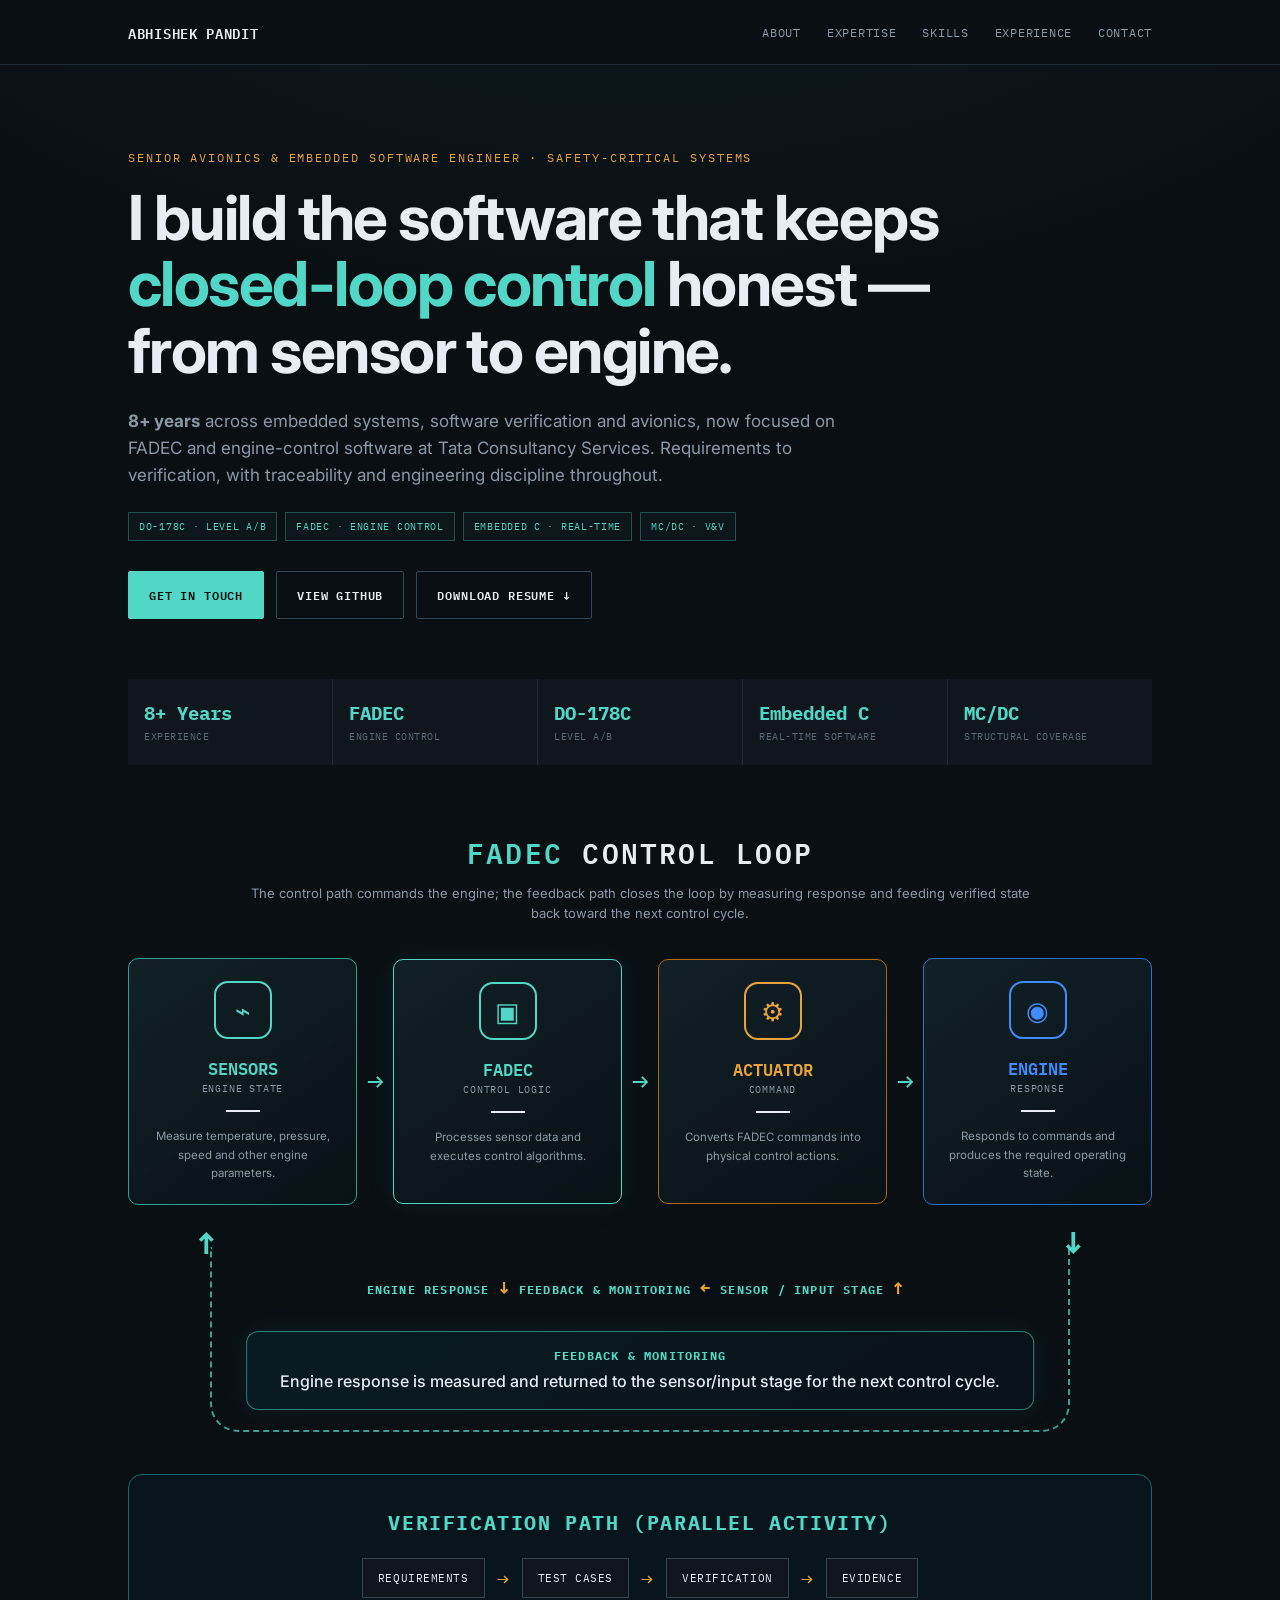
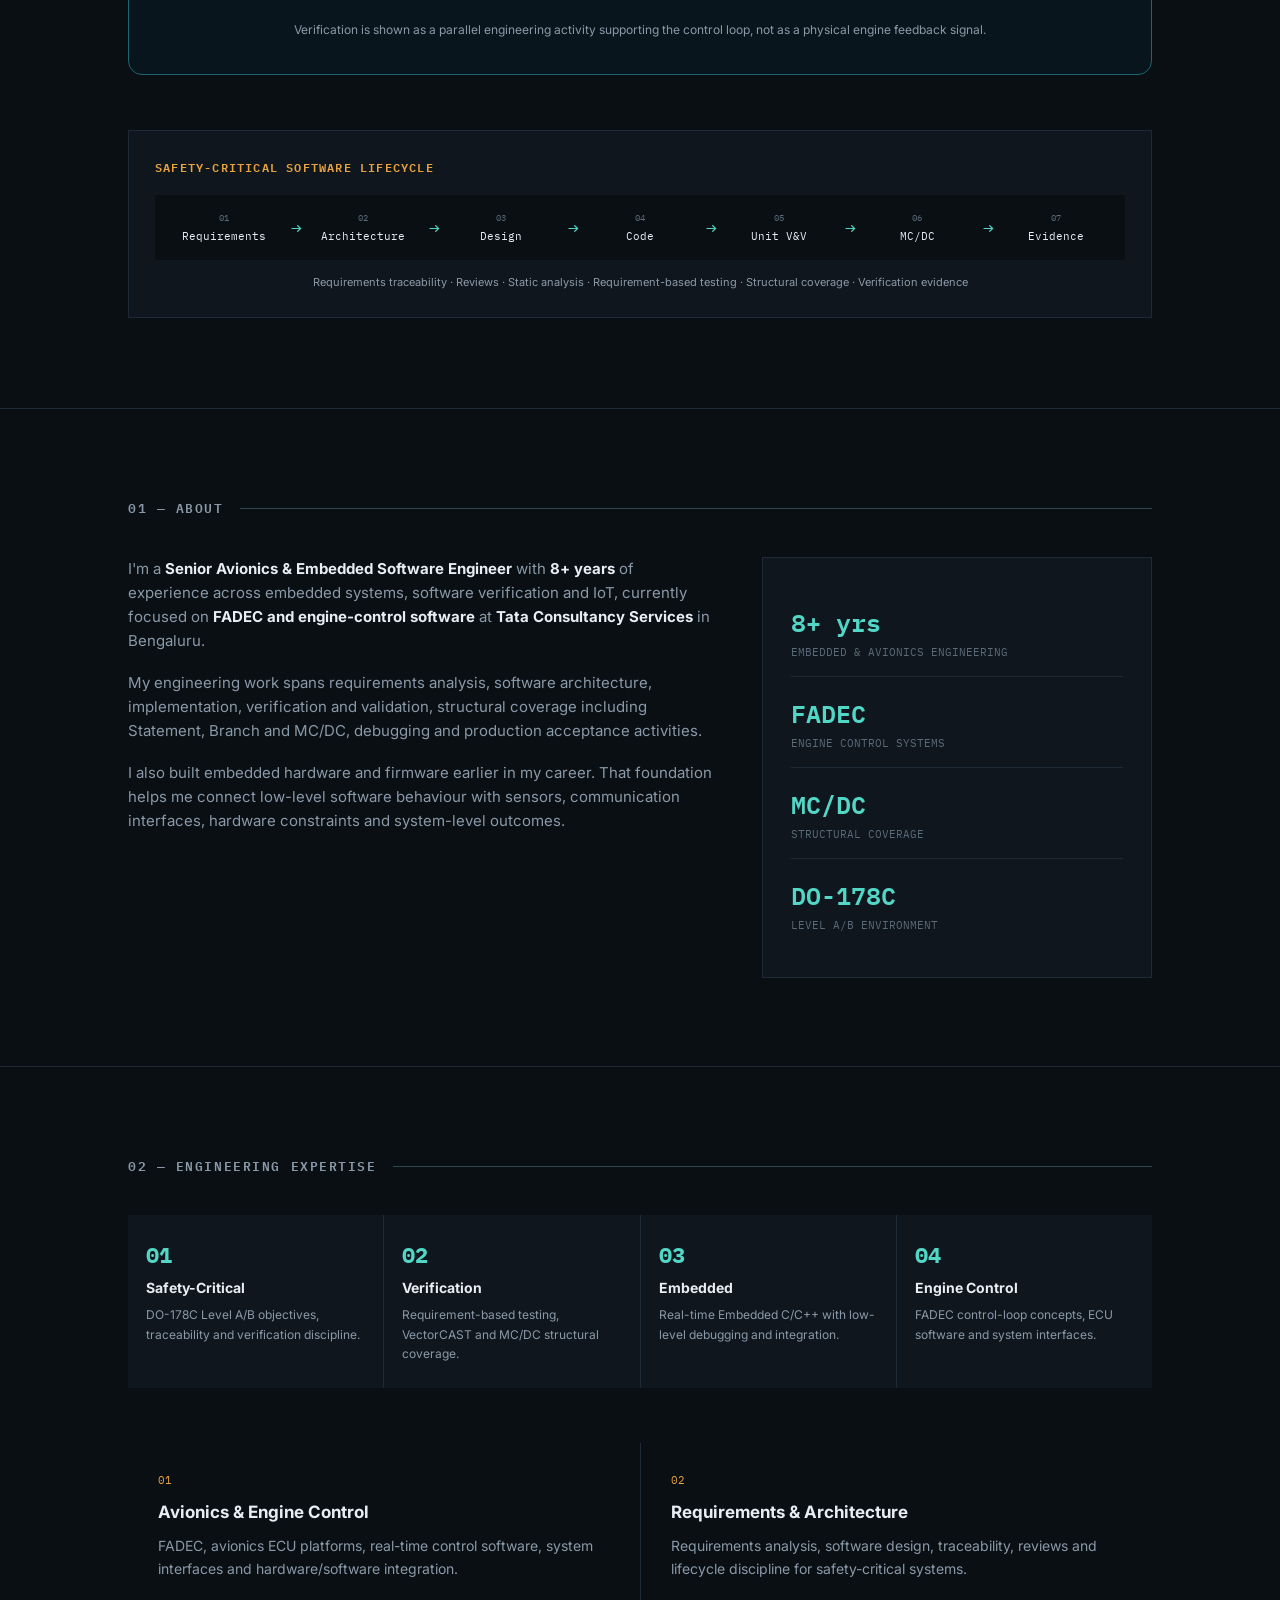
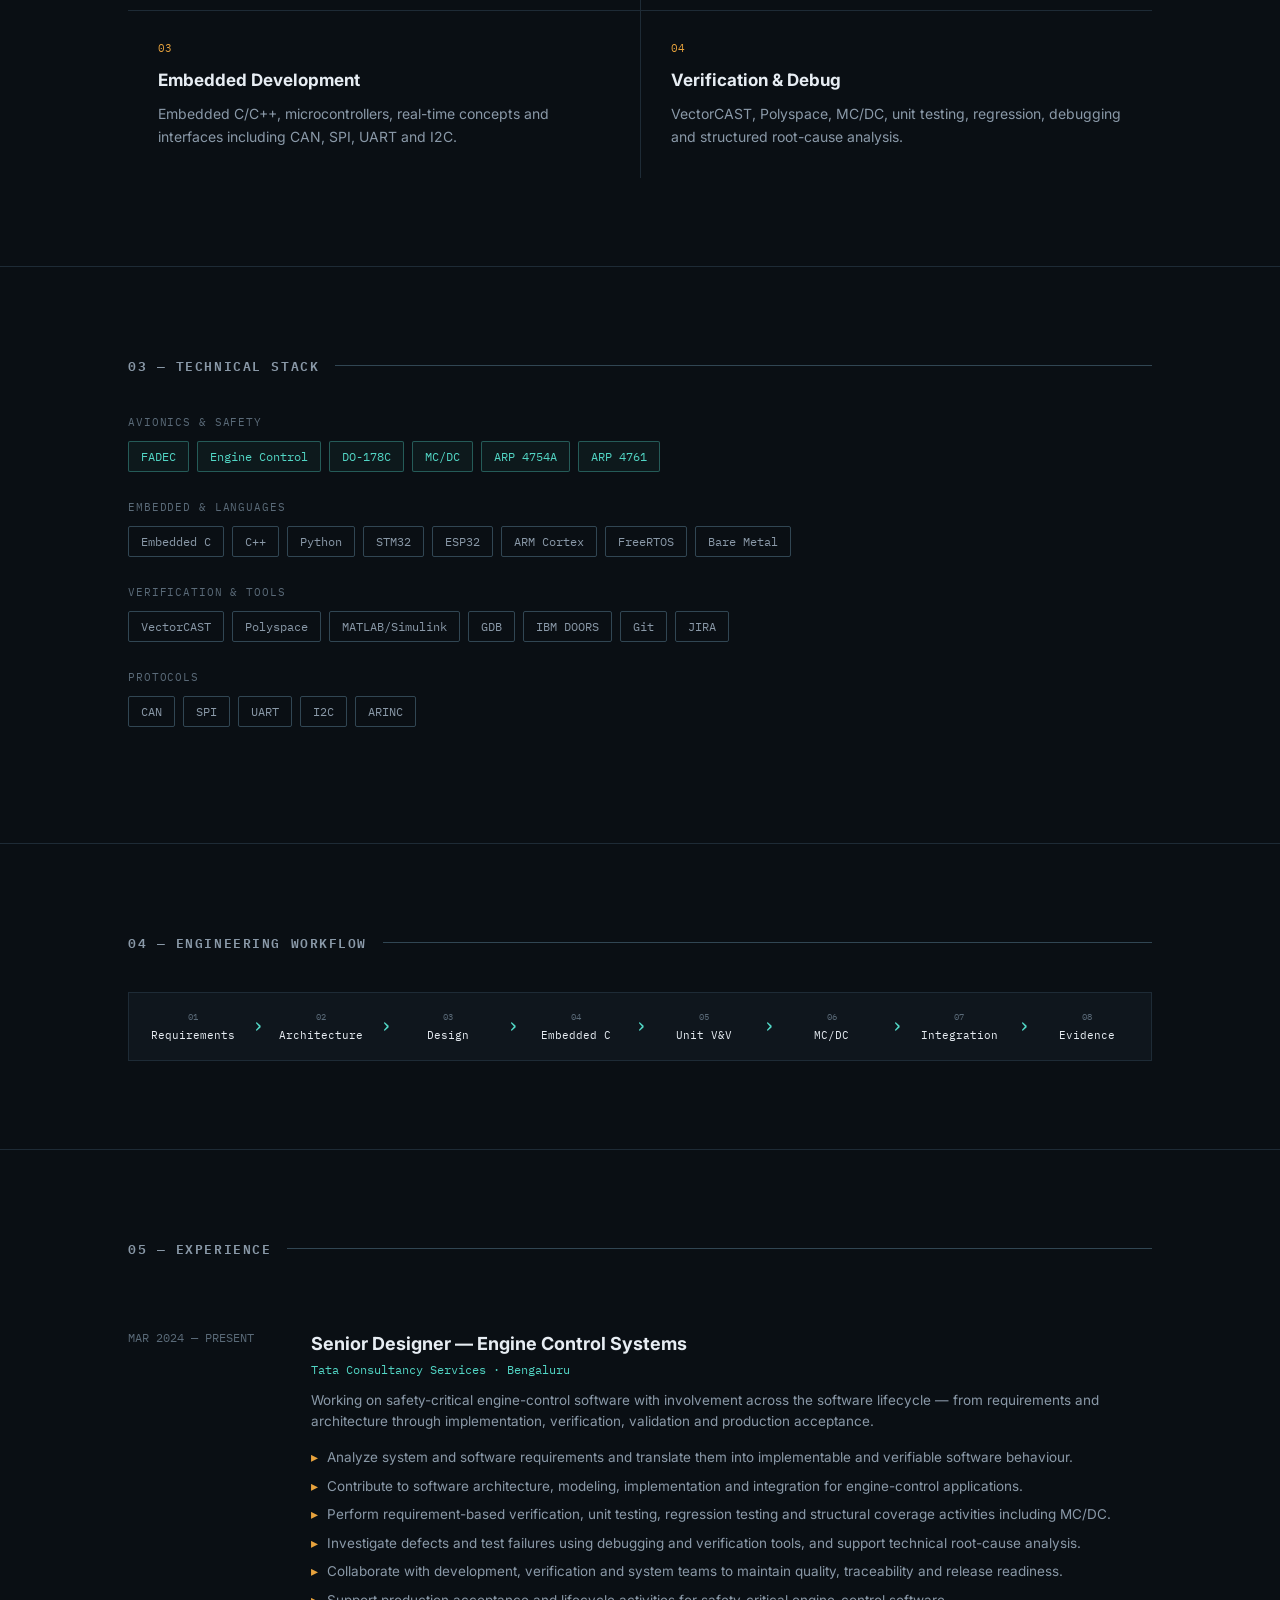
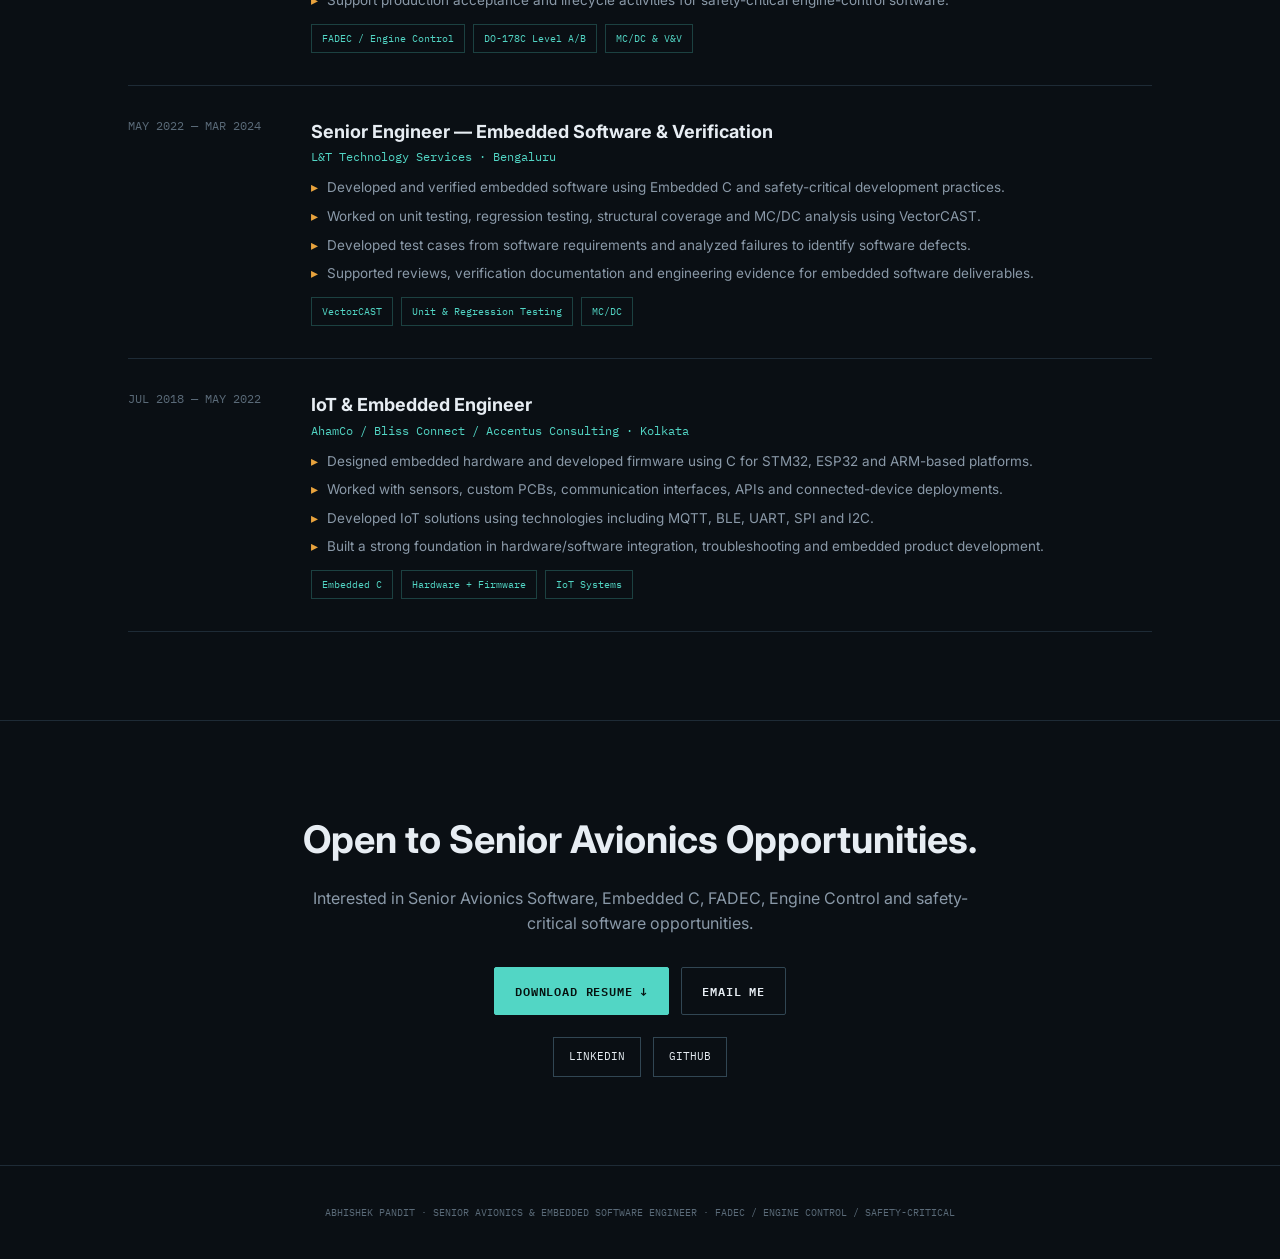
<file: index.html>
<!DOCTYPE html>
<html lang="en">
<head>
<meta charset="UTF-8">
<meta name="viewport" content="width=device-width, initial-scale=1.0, viewport-fit=cover">
<meta name="description" content="Abhishek Pandit — Senior Avionics & Embedded Software Engineer with 8+ years of experience in FADEC, engine control, Embedded C/C++, DO-178C Level A/B, MC/DC and safety-critical verification.">
<meta name="keywords" content="Abhishek Pandit, Senior Avionics Software Engineer, FADEC, Engine Control, Embedded C, DO-178C, MC/DC, VectorCAST, Polyspace, Safety Critical Software">
<meta name="theme-color" content="#0a0f14">
<meta property="og:title" content="Abhishek Pandit — Senior Avionics & Embedded Software Engineer">
<meta property="og:description" content="8+ years in avionics, FADEC, engine control, Embedded C, DO-178C Level A/B and safety-critical verification.">
<title>Abhishek Pandit — Senior Avionics & Embedded Software Engineer</title>
<link rel="preconnect" href="https://fonts.googleapis.com">
<link href="https://fonts.googleapis.com/css2?family=IBM+Plex+Mono:wght@400;500;600;700&family=Inter:wght@400;500;600;700&display=swap" rel="stylesheet">
<style>
:root{--bg:#0a0f14;--panel:#0f161d;--border:#1e2b36;--bright:#314653;--text:#e7edf3;--dim:#8a99a8;--faint:#5a6a78;--cyan:#52d6c5;--amber:#e8a33d;--blue:#3f8cff;--mono:'IBM Plex Mono',monospace;--sans:'Inter',sans-serif}
*{box-sizing:border-box;margin:0;padding:0}html{scroll-behavior:smooth;scroll-padding-top:90px}body{background:var(--bg);color:var(--text);font-family:var(--sans);line-height:1.6;overflow-x:hidden}a{color:inherit}img,svg{max-width:100%;height:auto}.wrap{width:min(1080px,100%);margin:auto;padding:0 28px}section{padding:88px 0;border-bottom:1px solid var(--border)}
nav{position:fixed;z-index:50;top:0;left:0;right:0;background:rgba(10,15,20,.94);backdrop-filter:blur(10px);-webkit-backdrop-filter:blur(10px);border-bottom:1px solid var(--border)}nav .wrap{min-height:64px;display:flex;align-items:center;justify-content:space-between;gap:20px}.logo{font:600 14px var(--mono);letter-spacing:.05em;text-decoration:none;white-space:nowrap}.navlinks{display:flex;gap:26px;list-style:none}.navlinks a{font:12px var(--mono);text-transform:uppercase;letter-spacing:.06em;color:var(--dim);text-decoration:none;white-space:nowrap}.navlinks a:hover{color:var(--cyan)}
.hero{padding:150px 0 90px;border-bottom:1px solid var(--border);background:radial-gradient(ellipse 900px 500px at 50% -10%,rgba(82,214,197,.08),transparent)}.eyebrow{font:12px var(--mono);letter-spacing:.16em;text-transform:uppercase;color:var(--amber);margin-bottom:20px}.hero h1{font-size:clamp(36px,5.5vw,62px);line-height:1.07;letter-spacing:-.025em;max-width:940px}.accent{color:var(--cyan)}.hero-sub{color:var(--dim);font-size:17px;max-width:760px;margin:24px 0 22px}.hero-badges{display:flex;flex-wrap:wrap;gap:8px;margin:0 0 30px}.hero-badge{font:10px var(--mono);letter-spacing:.07em;text-transform:uppercase;color:var(--cyan);border:1px solid rgba(82,214,197,.3);background:rgba(82,214,197,.04);padding:7px 10px}.actions{display:flex;gap:12px;flex-wrap:wrap}.btn{font:600 12px var(--mono);letter-spacing:.07em;text-transform:uppercase;padding:13px 20px;border:1px solid var(--bright);border-radius:2px;text-decoration:none;display:inline-flex;align-items:center;justify-content:center;min-height:44px}.primary{background:var(--cyan);border-color:var(--cyan);color:#06110f}.btn:hover{border-color:var(--cyan);color:var(--cyan)}.primary:hover{color:#06110f}
.highlights{display:grid;grid-template-columns:repeat(5,1fr);gap:1px;background:var(--border);margin-top:60px}.highlight{background:var(--panel);padding:22px 16px}.highlight b{display:block;font:700 19px var(--mono);color:var(--cyan)}.highlight span{display:block;color:var(--faint);font:10px var(--mono);text-transform:uppercase;letter-spacing:.05em;margin-top:5px}
h2{font:600 13px var(--mono);letter-spacing:.12em;text-transform:uppercase;color:var(--dim);margin-bottom:38px;display:flex;align-items:center;gap:16px}h2:after{content:'';height:1px;background:var(--bright);flex:1}
.loop-wrap{margin-top:65px}.loop-title{text-align:center;font:600 28px var(--mono);letter-spacing:.08em}.loop-title span{color:var(--cyan)}.loop-sub{text-align:center;color:var(--dim);font-size:13px;max-width:780px;margin:8px auto 34px}.control-loop{display:grid;grid-template-columns:minmax(0,1fr) 36px minmax(0,1fr) 36px minmax(0,1fr) 36px minmax(0,1fr);align-items:center}.loop-card{min-width:0;min-height:245px;background:linear-gradient(145deg,rgba(18,34,40,.95),rgba(8,17,22,.98));border:1px solid var(--bright);border-radius:10px;padding:22px 16px;text-align:center}.loop-card.sensor{border-color:#319f92}.loop-card.fadec{border-color:var(--cyan);box-shadow:0 0 28px rgba(82,214,197,.08)}.loop-card.actuator{border-color:#a96817}.loop-card.engine{border-color:#2f72c9}.loop-icon{width:58px;height:58px;margin:0 auto 15px;border:2px solid currentColor;border-radius:14px;display:grid;place-items:center;font:26px var(--mono)}.sensor .loop-icon,.fadec .loop-icon{color:var(--cyan)}.actuator .loop-icon{color:var(--amber)}.engine .loop-icon{color:var(--blue)}.loop-card h3{font:600 17px var(--mono)}.sensor h3,.fadec h3{color:var(--cyan)}.actuator h3{color:var(--amber)}.engine h3{color:var(--blue)}.loop-label{font:10px var(--mono);color:var(--dim);letter-spacing:.08em}.loop-divider{height:2px;width:34px;margin:15px auto;background:currentColor}.loop-desc{font-size:11.5px;color:var(--dim);max-width:190px;margin:auto}.loop-arrow{text-align:center;color:var(--cyan);font:28px var(--mono)}
.feedback{position:relative;height:185px;margin:42px 8% 0;border-left:2px dashed rgba(82,214,197,.72);border-right:2px dashed rgba(82,214,197,.72);border-bottom:2px dashed rgba(82,214,197,.72);border-radius:0 0 28px 28px}.feedback:before{content:'↑';position:absolute;left:-15px;top:-20px;color:var(--cyan);font:700 31px var(--mono);line-height:1}.feedback:after{content:'↓';position:absolute;right:-15px;top:-20px;color:var(--cyan);font:700 31px var(--mono);line-height:1}.feedback-direction{position:absolute;left:50%;top:30px;transform:translateX(-50%);white-space:nowrap;color:var(--cyan);font:700 12px var(--mono);letter-spacing:.1em;text-transform:uppercase}.feedback-direction .direction-arrow{color:var(--amber);padding:0 9px;font-size:17px}.feedback-label{position:absolute;left:50%;bottom:20px;transform:translateX(-50%);width:min(920px,92%);padding:16px 22px;text-align:center;border:1px solid rgba(82,214,197,.55);border-radius:12px;background:linear-gradient(145deg,rgba(10,29,36,.96),rgba(8,18,24,.98));box-shadow:0 0 30px rgba(82,214,197,.08)}.feedback-label strong{display:block;color:var(--cyan);font:700 12px var(--mono);letter-spacing:.1em;margin-bottom:6px}.feedback-label span{display:block;color:var(--text);font-size:clamp(12px,1.4vw,16px);font-weight:500;line-height:1.5;max-width:820px;margin:auto}.verification-path{margin:42px auto 0;max-width:1060px;padding:34px 28px;border:1px solid #1c6570;border-radius:14px;background:#09151c;display:flex;align-items:center;justify-content:center;gap:12px;flex-wrap:wrap}.verification-path:before{content:'VERIFICATION PATH  (PARALLEL ACTIVITY)';display:block;width:100%;text-align:center;color:var(--cyan);font:700 20px var(--mono);letter-spacing:.08em;margin-bottom:10px}.verification-path span{font:11px var(--mono);text-transform:uppercase;letter-spacing:.05em;color:var(--text);border:1px solid var(--bright);padding:12px 15px;background:var(--panel)}.verification-path .v-arrow{border:0;background:none;color:var(--amber);font-size:20px;padding:0}.verification-note{width:100%;text-align:center;color:var(--dim);font-size:12px;margin-top:10px;line-height:1.6}
.lifecycle{margin-top:55px;border:1px solid var(--border);background:var(--panel);padding:26px}.lifecycle-title{font:600 12px var(--mono);color:var(--amber);letter-spacing:.1em;text-transform:uppercase;margin-bottom:18px}.life-flow{display:grid;grid-template-columns:repeat(7,1fr);align-items:stretch;gap:0;background:var(--border)}.life-step{background:var(--bg);padding:17px 9px;text-align:center;position:relative}.life-step:not(:last-child):after{content:'→';position:absolute;right:-8px;top:22px;color:var(--cyan);z-index:2;font:18px var(--mono)}.life-step small{display:block;color:var(--faint);font:9px var(--mono)}.life-step b{display:block;color:var(--text);font:11px var(--mono);margin-top:6px}.life-note{color:var(--dim);font-size:11px;margin-top:14px;text-align:center}
.about-grid{display:grid;grid-template-columns:1.5fr 1fr;gap:48px}.about p{color:var(--dim);font-size:15px;margin-bottom:18px}.about strong{color:var(--text)}.panel{border:1px solid var(--border);background:var(--panel);padding:28px}.metric{padding:17px 0;border-bottom:1px solid var(--border)}.metric:last-child{border:0}.metric b{font:600 25px var(--mono);color:var(--cyan)}.metric span{display:block;color:var(--faint);font:11px var(--mono);text-transform:uppercase;margin-top:4px}
.impact-grid{display:grid;grid-template-columns:repeat(4,1fr);gap:1px;background:var(--border);margin-bottom:55px}.impact{background:var(--panel);padding:25px 18px}.impact-num{font:700 22px var(--mono);color:var(--cyan)}.impact h3{font-size:14px;margin:8px 0 6px}.impact p{font-size:12px;color:var(--dim)}
.section-grid{display:grid;grid-template-columns:repeat(2,1fr);gap:1px;background:var(--border)}.card{background:var(--bg);padding:30px}.card-num{font:11px var(--mono);color:var(--amber);margin-bottom:12px}.card h3{font-size:17px;margin-bottom:9px}.card p{font-size:14px;color:var(--dim)}
.skill{margin-bottom:28px}.skill-label{font:11px var(--mono);color:var(--faint);text-transform:uppercase;letter-spacing:.08em;margin-bottom:12px}.chips{display:flex;flex-wrap:wrap;gap:8px}.chip{font:12px var(--mono);color:var(--dim);padding:7px 12px;border:1px solid var(--bright);border-radius:2px}.chip.domain{color:var(--cyan);border-color:rgba(82,214,197,.35);background:rgba(82,214,197,.05)}
.workflow{display:grid;grid-template-columns:repeat(8,1fr);gap:0;border:1px solid var(--border);background:var(--border)}.step{background:var(--panel);padding:18px 8px;text-align:center;position:relative}.step:not(:last-child):after{content:'›';position:absolute;right:-7px;top:18px;color:var(--cyan);z-index:2;font:20px var(--mono)}.step small{display:block;color:var(--faint);font:9px var(--mono);text-transform:uppercase}.step b{display:block;font:11px var(--mono);margin-top:6px;color:var(--text)}
.job{display:grid;grid-template-columns:155px 1fr;gap:28px;padding:32px 0;border-bottom:1px solid var(--border)}.job:first-child{padding-top:0}.period{font:12px var(--mono);color:var(--faint)}.job h3{font-size:18px}.org{font:12px var(--mono);color:var(--cyan);margin:3px 0 13px}.job p,.job li{color:var(--dim);font-size:13.5px}.job ul{list-style:none;display:grid;gap:7px}.job li{padding-left:16px;position:relative}.job li:before{content:'▸';position:absolute;left:0;color:var(--amber)}.achievement{display:inline-block;margin:12px 8px 0 0;padding:7px 10px;border:1px solid rgba(82,214,197,.25);font:10px var(--mono);color:var(--cyan)}
.contact{text-align:center;max-width:680px;margin:auto}.contact h3{font-size:38px;margin-bottom:16px}.contact p{color:var(--dim);margin-bottom:30px}.contact-links{display:flex;justify-content:center;gap:12px;flex-wrap:wrap}.contact-links a{font:11px var(--mono);text-transform:uppercase;text-decoration:none;border:1px solid var(--bright);padding:11px 15px;min-height:40px}.contact-links a:hover{color:var(--cyan);border-color:var(--cyan)}footer{padding:40px 0;text-align:center;color:var(--faint);font:10px var(--mono)}
@media(max-width:1024px){.wrap{padding-left:24px;padding-right:24px}.navlinks{gap:18px}.highlights{grid-template-columns:repeat(3,1fr)}.control-loop{grid-template-columns:repeat(2,minmax(0,1fr));gap:14px}.loop-arrow{display:none}.loop-card{min-height:220px}.feedback{margin-left:18%;margin-right:18%;height:205px}.life-flow{grid-template-columns:repeat(4,1fr)}.life-step:nth-child(4):after{display:none}.workflow{grid-template-columns:repeat(4,1fr)}.step:nth-child(4):after,.step:nth-child(8):after{display:none}.impact-grid{grid-template-columns:repeat(2,1fr)}}
@media(max-width:768px){html{scroll-padding-top:118px}section{padding:68px 0}nav .wrap{min-height:74px;flex-direction:column;align-items:flex-start;justify-content:center;padding:10px 24px;gap:8px}.navlinks{width:100%;display:flex;gap:18px;overflow-x:auto;scrollbar-width:none;-webkit-overflow-scrolling:touch}.navlinks::-webkit-scrollbar{display:none}.navlinks a{font-size:10px}.hero{padding:132px 0 64px}.hero h1{font-size:clamp(34px,9vw,48px)}.hero-sub{font-size:15px}.actions{width:100%}.actions .btn{flex:1 1 190px}.highlights{grid-template-columns:repeat(2,1fr);margin-top:42px}.highlight{padding:18px 12px}.about-grid{grid-template-columns:1fr;gap:28px}.section-grid{grid-template-columns:1fr}.impact-grid{grid-template-columns:repeat(2,1fr)}.life-flow{grid-template-columns:repeat(2,1fr)}.life-step:nth-child(2n):after{display:none}.workflow{grid-template-columns:repeat(2,1fr)}.step:nth-child(2):after,.step:nth-child(4):after,.step:nth-child(6):after,.step:nth-child(8):after{display:none}.job{grid-template-columns:1fr;gap:8px;padding:26px 0}.period{font-size:10px}.feedback{height:220px;margin-left:8%;margin-right:8%}.feedback-direction{font-size:10px;top:28px}.feedback-label{bottom:18px;width:92%;padding:20px 16px}.feedback-label strong{font-size:12px}.feedback-label span{font-size:18px}.verification-path{margin-top:44px;padding:30px 18px}.verification-path:before{font-size:16px}.lifecycle{margin-top:55px}.contact h3{font-size:32px}}
@media(max-width:520px){.wrap{padding-left:16px;padding-right:16px}.hero{padding-top:136px}.eyebrow{font-size:10px;letter-spacing:.11em}.hero-sub{font-size:14px;margin-top:18px}.hero-badges{gap:6px;margin-bottom:24px}.hero-badge{font-size:8px;padding:6px 8px}.actions{gap:9px}.actions .btn{width:100%;flex-basis:100%}.highlights{grid-template-columns:1fr 1fr}.highlight b{font-size:16px}.highlight span{font-size:8px}.loop-wrap{margin-top:50px}.loop-title{font-size:21px}.loop-sub{font-size:12px}.control-loop{grid-template-columns:1fr}.loop-card{min-height:0;padding:20px 14px}.loop-desc{max-width:260px}.feedback{margin-top:26px;height:250px;margin-left:6%;margin-right:6%}.feedback-direction{font-size:8px;top:24px;white-space:normal;text-align:center;width:90%;line-height:1.8}.feedback-direction .direction-arrow{font-size:14px;padding:0 4px}.feedback-label{bottom:18px;width:94%;padding:18px 12px}.feedback-label strong{font-size:9px;letter-spacing:.08em}.feedback-label span{font-size:17px;line-height:1.45}.verification-path{margin-top:45px;gap:6px;padding:25px 12px}.verification-path:before{font-size:13px;line-height:1.4}.verification-path span{font-size:8px;padding:7px 8px}.verification-path .v-arrow{font-size:13px}.verification-note{font-size:10px}.lifecycle{margin-top:45px;padding:18px 12px}.life-flow{grid-template-columns:1fr}.life-step:not(:last-child):after{content:'↓';right:auto;left:50%;top:auto;bottom:-11px;transform:translateX(-50%)}.life-step:nth-child(2n):after{display:block}.impact-grid{grid-template-columns:1fr}.impact{padding:21px 16px}h2{font-size:11px;gap:10px}.card{padding:24px 20px}.chip{font-size:10px;padding:6px 9px}.workflow{grid-template-columns:1fr 1fr}.step{padding:15px 6px}.step b{font-size:10px}.job h3{font-size:17px}.job p,.job li{font-size:13px}.achievement{font-size:9px}.contact h3{font-size:28px}.contact-links a{flex:1 1 120px}footer{font-size:8px;padding:30px 16px}}
@media(max-width:360px){.highlights{grid-template-columns:1fr}.hero h1{font-size:32px}.navlinks{gap:14px}}
@media(prefers-reduced-motion:reduce){html{scroll-behavior:auto}}
</style>
</head>
<body>
<nav><div class="wrap"><a class="logo" href="#top" aria-label="Abhishek Pandit home">ABHISHEK PANDIT</a><ul class="navlinks"><li><a href="#about">About</a></li><li><a href="#expertise">Expertise</a></li><li><a href="#skills">Skills</a></li><li><a href="#experience">Experience</a></li><li><a href="#contact">Contact</a></li></ul></div></nav>
<header class="hero" id="top"><div class="wrap"><div class="eyebrow">Senior Avionics &amp; Embedded Software Engineer · Safety-Critical Systems</div><h1>I build the software that keeps <span class="accent">closed-loop control</span> honest — from sensor to engine.</h1><p class="hero-sub"><strong>8+ years</strong> across embedded systems, software verification and avionics, now focused on FADEC and engine-control software at Tata Consultancy Services. Requirements to verification, with traceability and engineering discipline throughout.</p><div class="hero-badges"><span class="hero-badge">DO-178C · Level A/B</span><span class="hero-badge">FADEC · Engine Control</span><span class="hero-badge">Embedded C · Real-Time</span><span class="hero-badge">MC/DC · V&amp;V</span></div><div class="actions"><a class="btn primary" href="#contact">Get in touch</a><a class="btn" href="https://github.com/abhijarvis" target="_blank" rel="noopener">View GitHub</a><a class="btn" href="Abhishek_Pandit_Senior_Avionics_Embedded_Software_Engineer.pdf" download>Download Resume ↓</a></div><div class="highlights"><div class="highlight"><b>8+ Years</b><span>Experience</span></div><div class="highlight"><b>FADEC</b><span>Engine Control</span></div><div class="highlight"><b>DO-178C</b><span>Level A/B</span></div><div class="highlight"><b>Embedded C</b><span>Real-Time Software</span></div><div class="highlight"><b>MC/DC</b><span>Structural Coverage</span></div></div>
<div class="loop-wrap"><div class="loop-title"><span>FADEC</span> CONTROL LOOP</div><p class="loop-sub">The control path commands the engine; the feedback path closes the loop by measuring response and feeding verified state back toward the next control cycle.</p><div class="control-loop"><div class="loop-card sensor"><div class="loop-icon">⌁</div><h3>SENSORS</h3><div class="loop-label">ENGINE STATE</div><div class="loop-divider"></div><p class="loop-desc">Measure temperature, pressure, speed and other engine parameters.</p></div><div class="loop-arrow">→</div><div class="loop-card fadec"><div class="loop-icon">▣</div><h3>FADEC</h3><div class="loop-label">CONTROL LOGIC</div><div class="loop-divider"></div><p class="loop-desc">Processes sensor data and executes control algorithms.</p></div><div class="loop-arrow">→</div><div class="loop-card actuator"><div class="loop-icon">⚙</div><h3>ACTUATOR</h3><div class="loop-label">COMMAND</div><div class="loop-divider"></div><p class="loop-desc">Converts FADEC commands into physical control actions.</p></div><div class="loop-arrow">→</div><div class="loop-card engine"><div class="loop-icon">◉</div><h3>ENGINE</h3><div class="loop-label">RESPONSE</div><div class="loop-divider"></div><p class="loop-desc">Responds to commands and produces the required operating state.</p></div></div>
<div class="feedback"><div class="feedback-direction"><span>ENGINE RESPONSE</span><span class="direction-arrow">↓</span><span>FEEDBACK &amp; MONITORING</span><span class="direction-arrow">←</span><span>SENSOR / INPUT STAGE</span><span class="direction-arrow">↑</span></div><div class="feedback-label"><strong>FEEDBACK &amp; MONITORING</strong><span>Engine response is measured and returned to the sensor/input stage for the next control cycle.</span></div></div>
<div class="verification-path" aria-label="Safety critical verification path"><span>Requirements</span><span class="v-arrow">→</span><span>Test Cases</span><span class="v-arrow">→</span><span>Verification</span><span class="v-arrow">→</span><span>Evidence</span><div class="verification-note">Verification is shown as a parallel engineering activity supporting the control loop, not as a physical engine feedback signal.</div></div>
<div class="lifecycle"><div class="lifecycle-title">Safety-Critical Software Lifecycle</div><div class="life-flow"><div class="life-step"><small>01</small><b>Requirements</b></div><div class="life-step"><small>02</small><b>Architecture</b></div><div class="life-step"><small>03</small><b>Design</b></div><div class="life-step"><small>04</small><b>Code</b></div><div class="life-step"><small>05</small><b>Unit V&amp;V</b></div><div class="life-step"><small>06</small><b>MC/DC</b></div><div class="life-step"><small>07</small><b>Evidence</b></div></div><p class="life-note">Requirements traceability · Reviews · Static analysis · Requirement-based testing · Structural coverage · Verification evidence</p></div></div></div></header>
<section id="about"><div class="wrap"><h2>01 — About</h2><div class="about-grid"><div class="about"><p>I'm a <strong>Senior Avionics &amp; Embedded Software Engineer</strong> with <strong>8+ years</strong> of experience across embedded systems, software verification and IoT, currently focused on <strong>FADEC and engine-control software</strong> at <strong>Tata Consultancy Services</strong> in Bengaluru.</p><p>My engineering work spans requirements analysis, software architecture, implementation, verification and validation, structural coverage including Statement, Branch and MC/DC, debugging and production acceptance activities.</p><p>I also built embedded hardware and firmware earlier in my career. That foundation helps me connect low-level software behaviour with sensors, communication interfaces, hardware constraints and system-level outcomes.</p></div><div class="panel"><div class="metric"><b>8+ yrs</b><span>Embedded &amp; avionics engineering</span></div><div class="metric"><b>FADEC</b><span>Engine control systems</span></div><div class="metric"><b>MC/DC</b><span>Structural coverage</span></div><div class="metric"><b>DO-178C</b><span>Level A/B environment</span></div></div></div></div></section>
<section id="expertise"><div class="wrap"><h2>02 — Engineering Expertise</h2><div class="impact-grid"><div class="impact"><div class="impact-num">01</div><h3>Safety-Critical</h3><p>DO-178C Level A/B objectives, traceability and verification discipline.</p></div><div class="impact"><div class="impact-num">02</div><h3>Verification</h3><p>Requirement-based testing, VectorCAST and MC/DC structural coverage.</p></div><div class="impact"><div class="impact-num">03</div><h3>Embedded</h3><p>Real-time Embedded C/C++ with low-level debugging and integration.</p></div><div class="impact"><div class="impact-num">04</div><h3>Engine Control</h3><p>FADEC control-loop concepts, ECU software and system interfaces.</p></div></div><div class="section-grid"><div class="card"><div class="card-num">01</div><h3>Avionics &amp; Engine Control</h3><p>FADEC, avionics ECU platforms, real-time control software, system interfaces and hardware/software integration.</p></div><div class="card"><div class="card-num">02</div><h3>Requirements &amp; Architecture</h3><p>Requirements analysis, software design, traceability, reviews and lifecycle discipline for safety-critical systems.</p></div><div class="card"><div class="card-num">03</div><h3>Embedded Development</h3><p>Embedded C/C++, microcontrollers, real-time concepts and interfaces including CAN, SPI, UART and I2C.</p></div><div class="card"><div class="card-num">04</div><h3>Verification &amp; Debug</h3><p>VectorCAST, Polyspace, MC/DC, unit testing, regression, debugging and structured root-cause analysis.</p></div></div></div></section>
<section id="skills"><div class="wrap"><h2>03 — Technical Stack</h2><div class="skill"><div class="skill-label">Avionics &amp; Safety</div><div class="chips"><span class="chip domain">FADEC</span><span class="chip domain">Engine Control</span><span class="chip domain">DO-178C</span><span class="chip domain">MC/DC</span><span class="chip domain">ARP 4754A</span><span class="chip domain">ARP 4761</span></div></div><div class="skill"><div class="skill-label">Embedded &amp; Languages</div><div class="chips"><span class="chip">Embedded C</span><span class="chip">C++</span><span class="chip">Python</span><span class="chip">STM32</span><span class="chip">ESP32</span><span class="chip">ARM Cortex</span><span class="chip">FreeRTOS</span><span class="chip">Bare Metal</span></div></div><div class="skill"><div class="skill-label">Verification &amp; Tools</div><div class="chips"><span class="chip">VectorCAST</span><span class="chip">Polyspace</span><span class="chip">MATLAB/Simulink</span><span class="chip">GDB</span><span class="chip">IBM DOORS</span><span class="chip">Git</span><span class="chip">JIRA</span></div></div><div class="skill"><div class="skill-label">Protocols</div><div class="chips"><span class="chip">CAN</span><span class="chip">SPI</span><span class="chip">UART</span><span class="chip">I2C</span><span class="chip">ARINC</span></div></div></div></section>
<section><div class="wrap"><h2>04 — Engineering Workflow</h2><div class="workflow"><div class="step"><small>01</small><b>Requirements</b></div><div class="step"><small>02</small><b>Architecture</b></div><div class="step"><small>03</small><b>Design</b></div><div class="step"><small>04</small><b>Embedded C</b></div><div class="step"><small>05</small><b>Unit V&amp;V</b></div><div class="step"><small>06</small><b>MC/DC</b></div><div class="step"><small>07</small><b>Integration</b></div><div class="step"><small>08</small><b>Evidence</b></div></div></div></section>
<section id="experience"><div class="wrap"><h2>05 — Experience</h2><div class="job"><div class="period">MAR 2024 — PRESENT</div><div><h3>Senior Designer — Engine Control Systems</h3><div class="org">Tata Consultancy Services · Bengaluru</div><p style="margin-bottom:14px">Working on safety-critical engine-control software with involvement across the software lifecycle — from requirements and architecture through implementation, verification, validation and production acceptance.</p><ul><li>Analyze system and software requirements and translate them into implementable and verifiable software behaviour.</li><li>Contribute to software architecture, modeling, implementation and integration for engine-control applications.</li><li>Perform requirement-based verification, unit testing, regression testing and structural coverage activities including MC/DC.</li><li>Investigate defects and test failures using debugging and verification tools, and support technical root-cause analysis.</li><li>Collaborate with development, verification and system teams to maintain quality, traceability and release readiness.</li><li>Support production acceptance and lifecycle activities for safety-critical engine-control software.</li></ul><span class="achievement">FADEC / Engine Control</span><span class="achievement">DO-178C Level A/B</span><span class="achievement">MC/DC &amp; V&amp;V</span></div></div><div class="job"><div class="period">MAY 2022 — MAR 2024</div><div><h3>Senior Engineer — Embedded Software &amp; Verification</h3><div class="org">L&amp;T Technology Services · Bengaluru</div><ul><li>Developed and verified embedded software using Embedded C and safety-critical development practices.</li><li>Worked on unit testing, regression testing, structural coverage and MC/DC analysis using VectorCAST.</li><li>Developed test cases from software requirements and analyzed failures to identify software defects.</li><li>Supported reviews, verification documentation and engineering evidence for embedded software deliverables.</li></ul><span class="achievement">VectorCAST</span><span class="achievement">Unit &amp; Regression Testing</span><span class="achievement">MC/DC</span></div></div><div class="job"><div class="period">JUL 2018 — MAY 2022</div><div><h3>IoT &amp; Embedded Engineer</h3><div class="org">AhamCo / Bliss Connect / Accentus Consulting · Kolkata</div><ul><li>Designed embedded hardware and developed firmware using C for STM32, ESP32 and ARM-based platforms.</li><li>Worked with sensors, custom PCBs, communication interfaces, APIs and connected-device deployments.</li><li>Developed IoT solutions using technologies including MQTT, BLE, UART, SPI and I2C.</li><li>Built a strong foundation in hardware/software integration, troubleshooting and embedded product development.</li></ul><span class="achievement">Embedded C</span><span class="achievement">Hardware + Firmware</span><span class="achievement">IoT Systems</span></div></div></div></section>
<section id="contact"><div class="wrap"><div class="contact"><h3>Open to Senior Avionics Opportunities.</h3><p>Interested in Senior Avionics Software, Embedded C, FADEC, Engine Control and safety-critical software opportunities.</p><div class="actions" style="justify-content:center"><a class="btn primary" href="Abhishek_Pandit_Senior_Avionics_Embedded_Software_Engineer.pdf" download>Download Resume ↓</a><a class="btn" href="mailto:abhishekpandit28@gmail.com">Email Me</a></div><div class="contact-links" style="margin-top:22px"><a href="https://www.linkedin.com/in/abhishek-pandit-2a377a126/" target="_blank" rel="noopener">LinkedIn</a><a href="https://github.com/abhijarvis" target="_blank" rel="noopener">GitHub</a></div></div></div></section>
<footer><div class="wrap">ABHISHEK PANDIT · SENIOR AVIONICS &amp; EMBEDDED SOFTWARE ENGINEER · FADEC / ENGINE CONTROL / SAFETY-CRITICAL</div></footer>
</body>
</html>
</file>
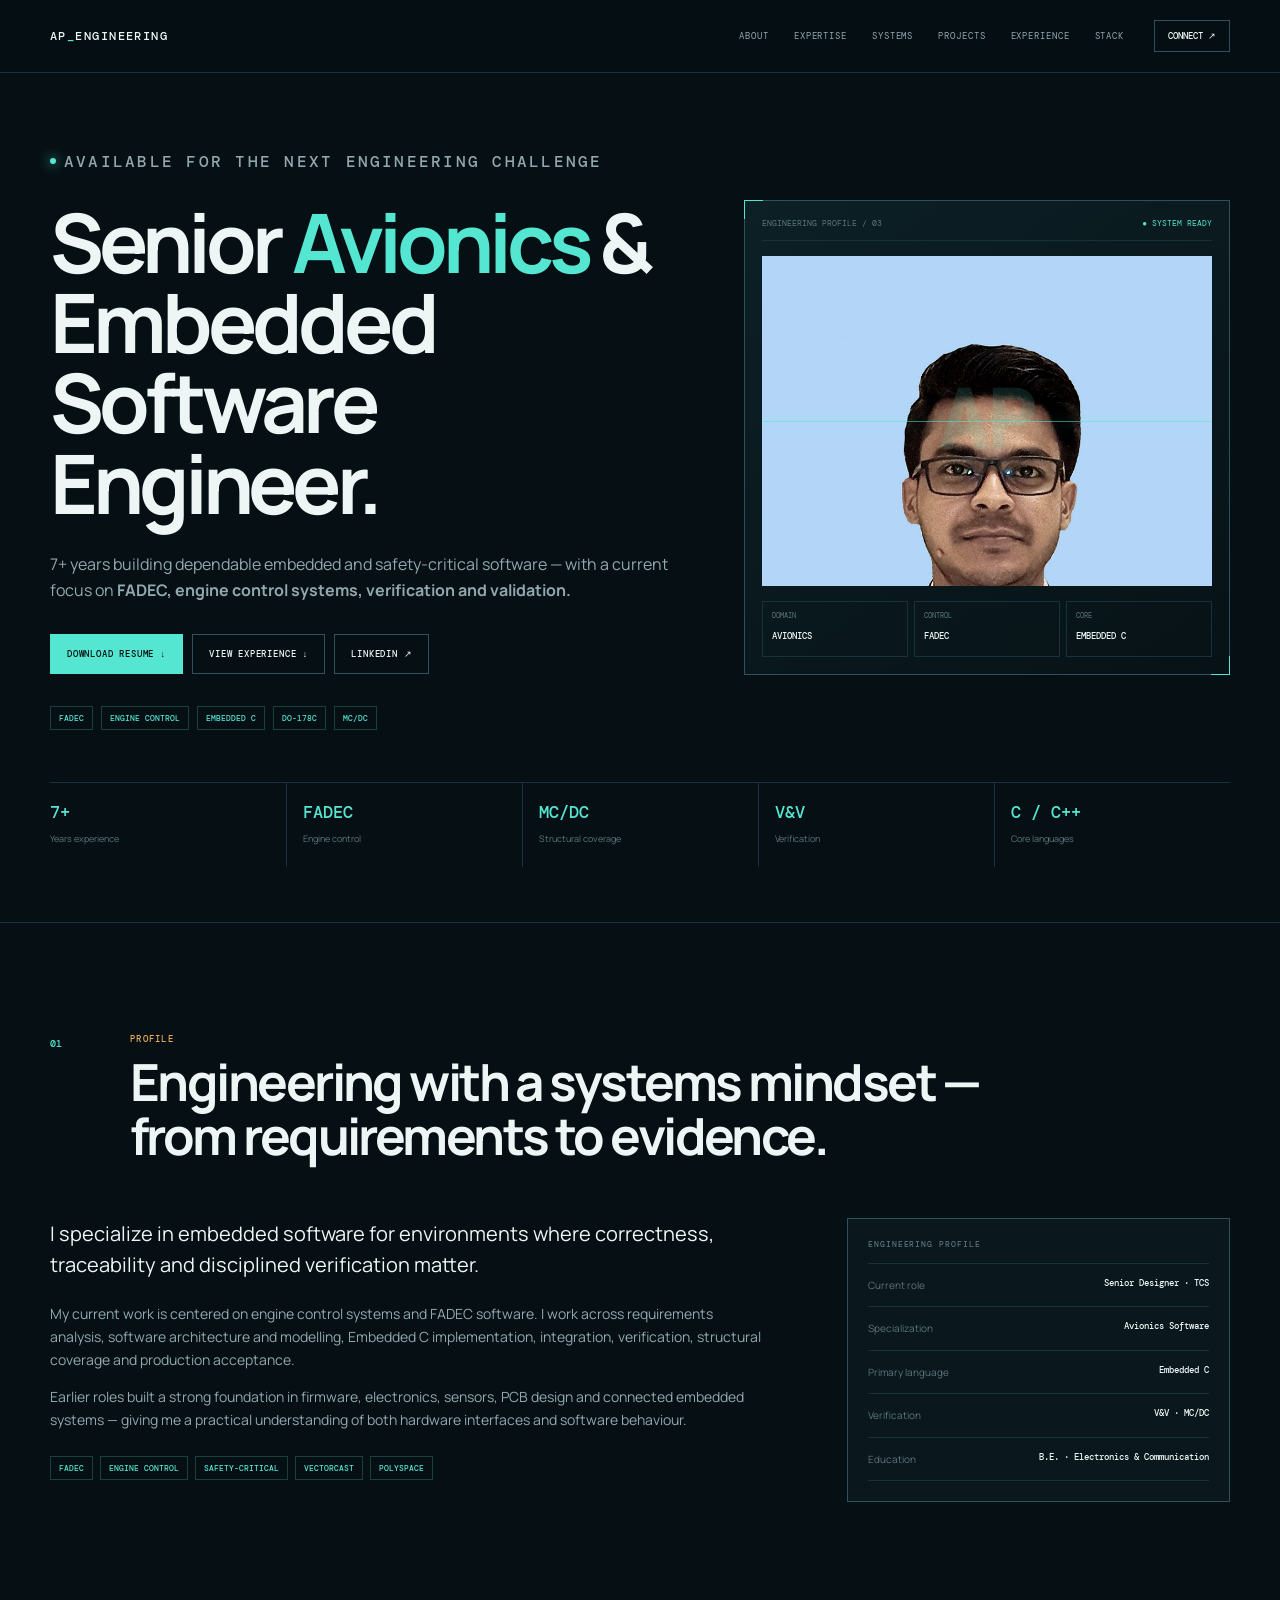
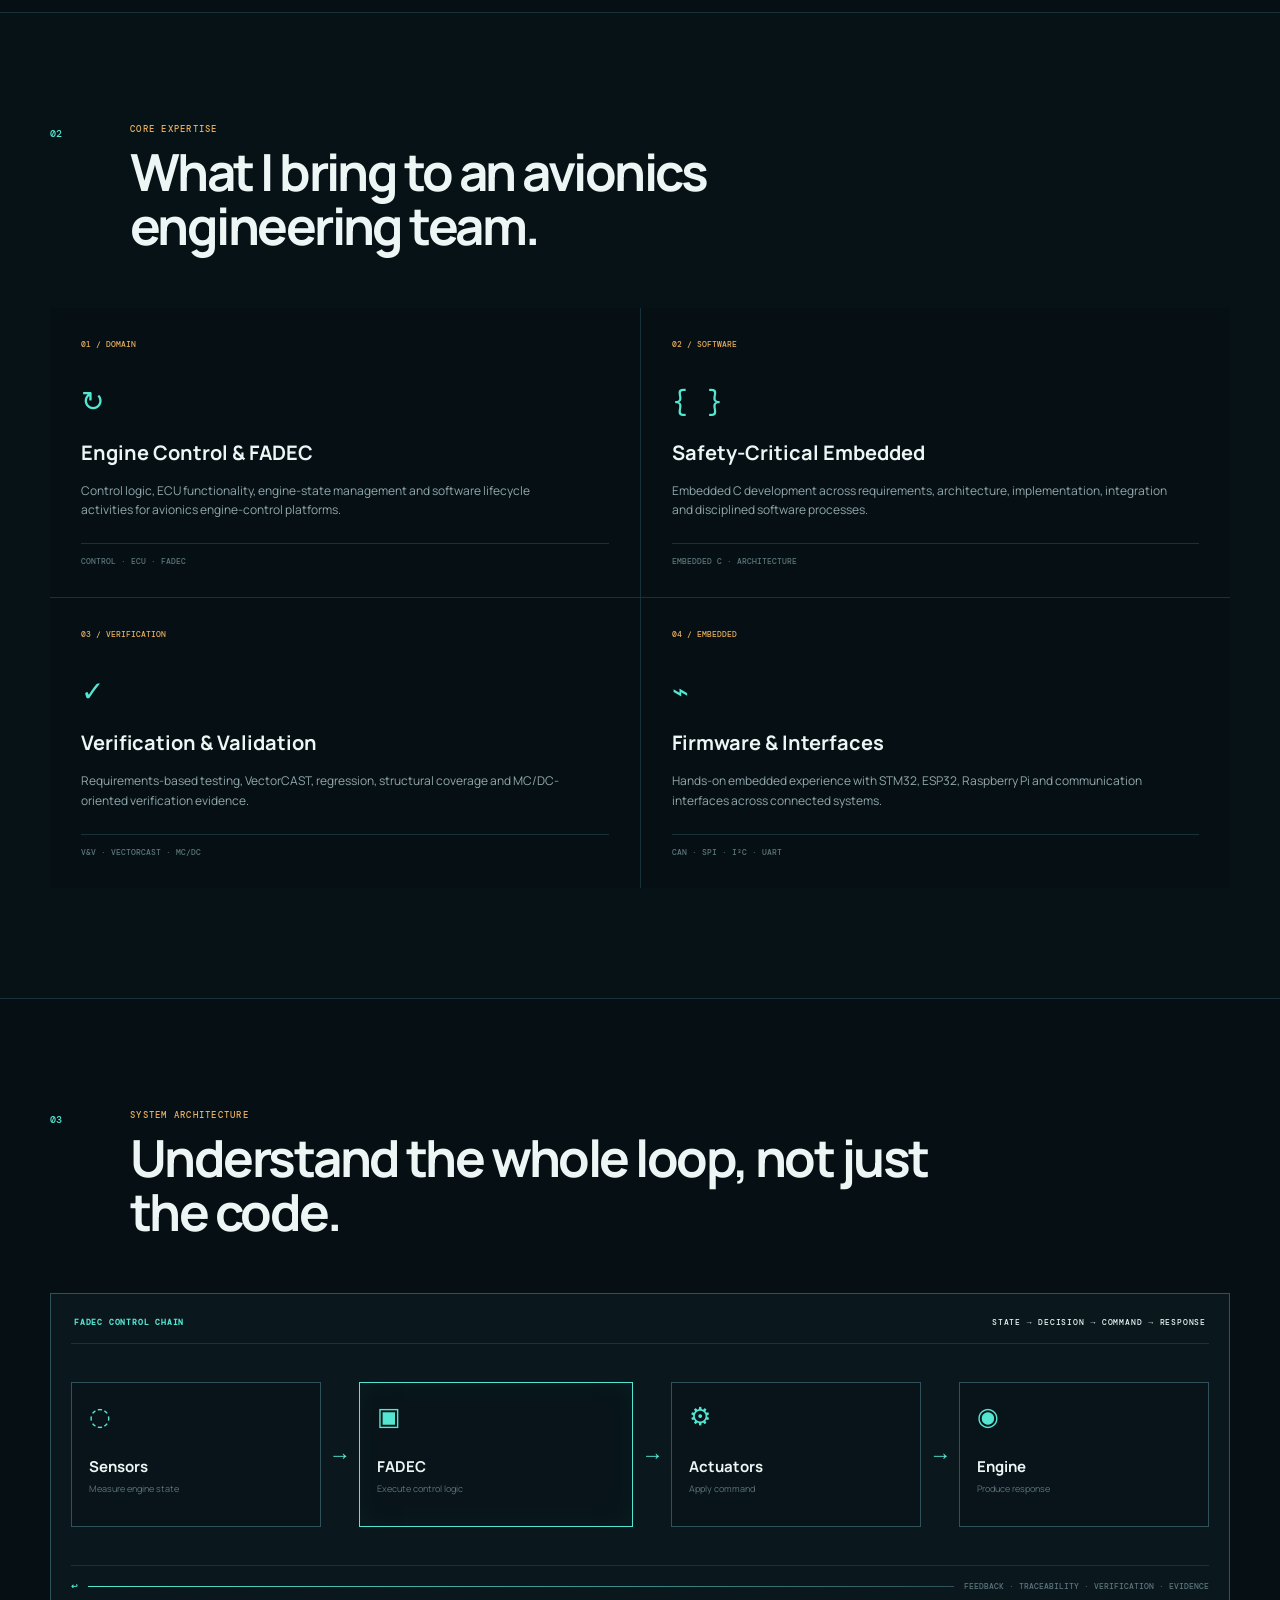
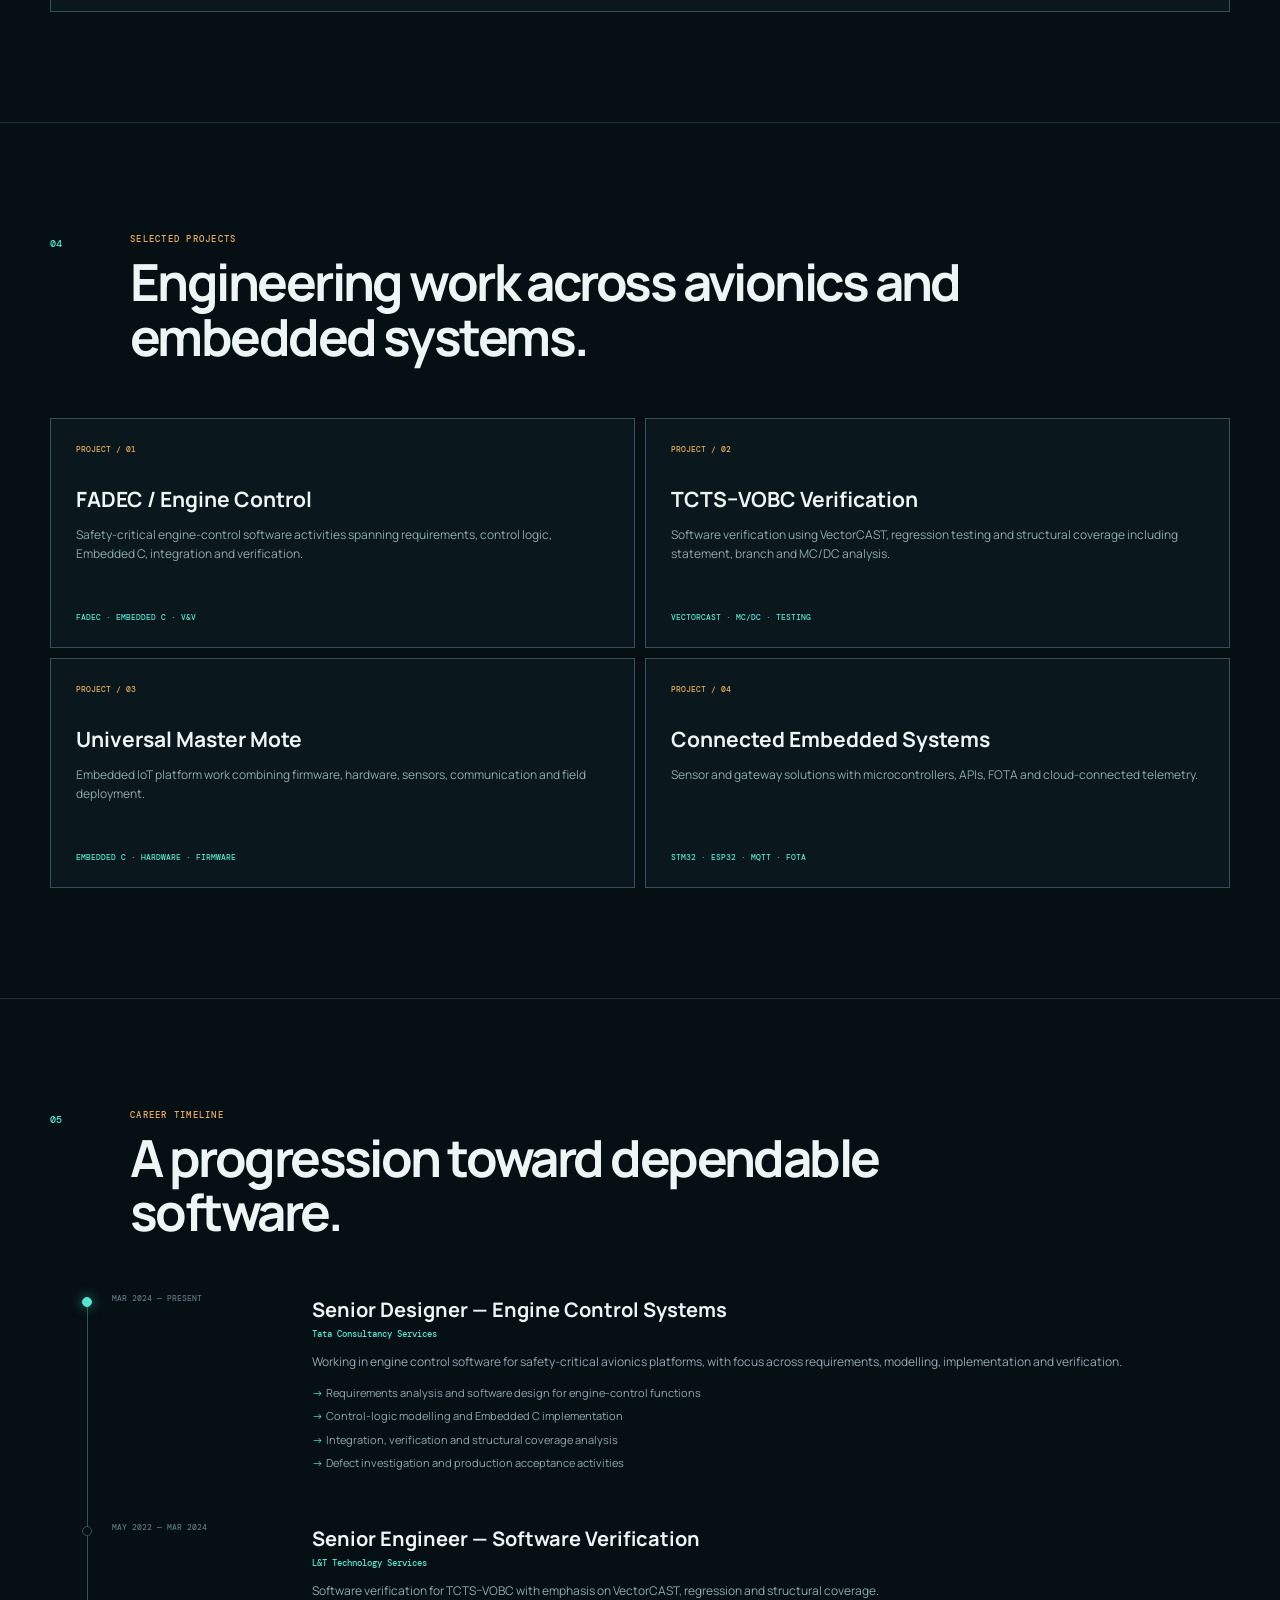
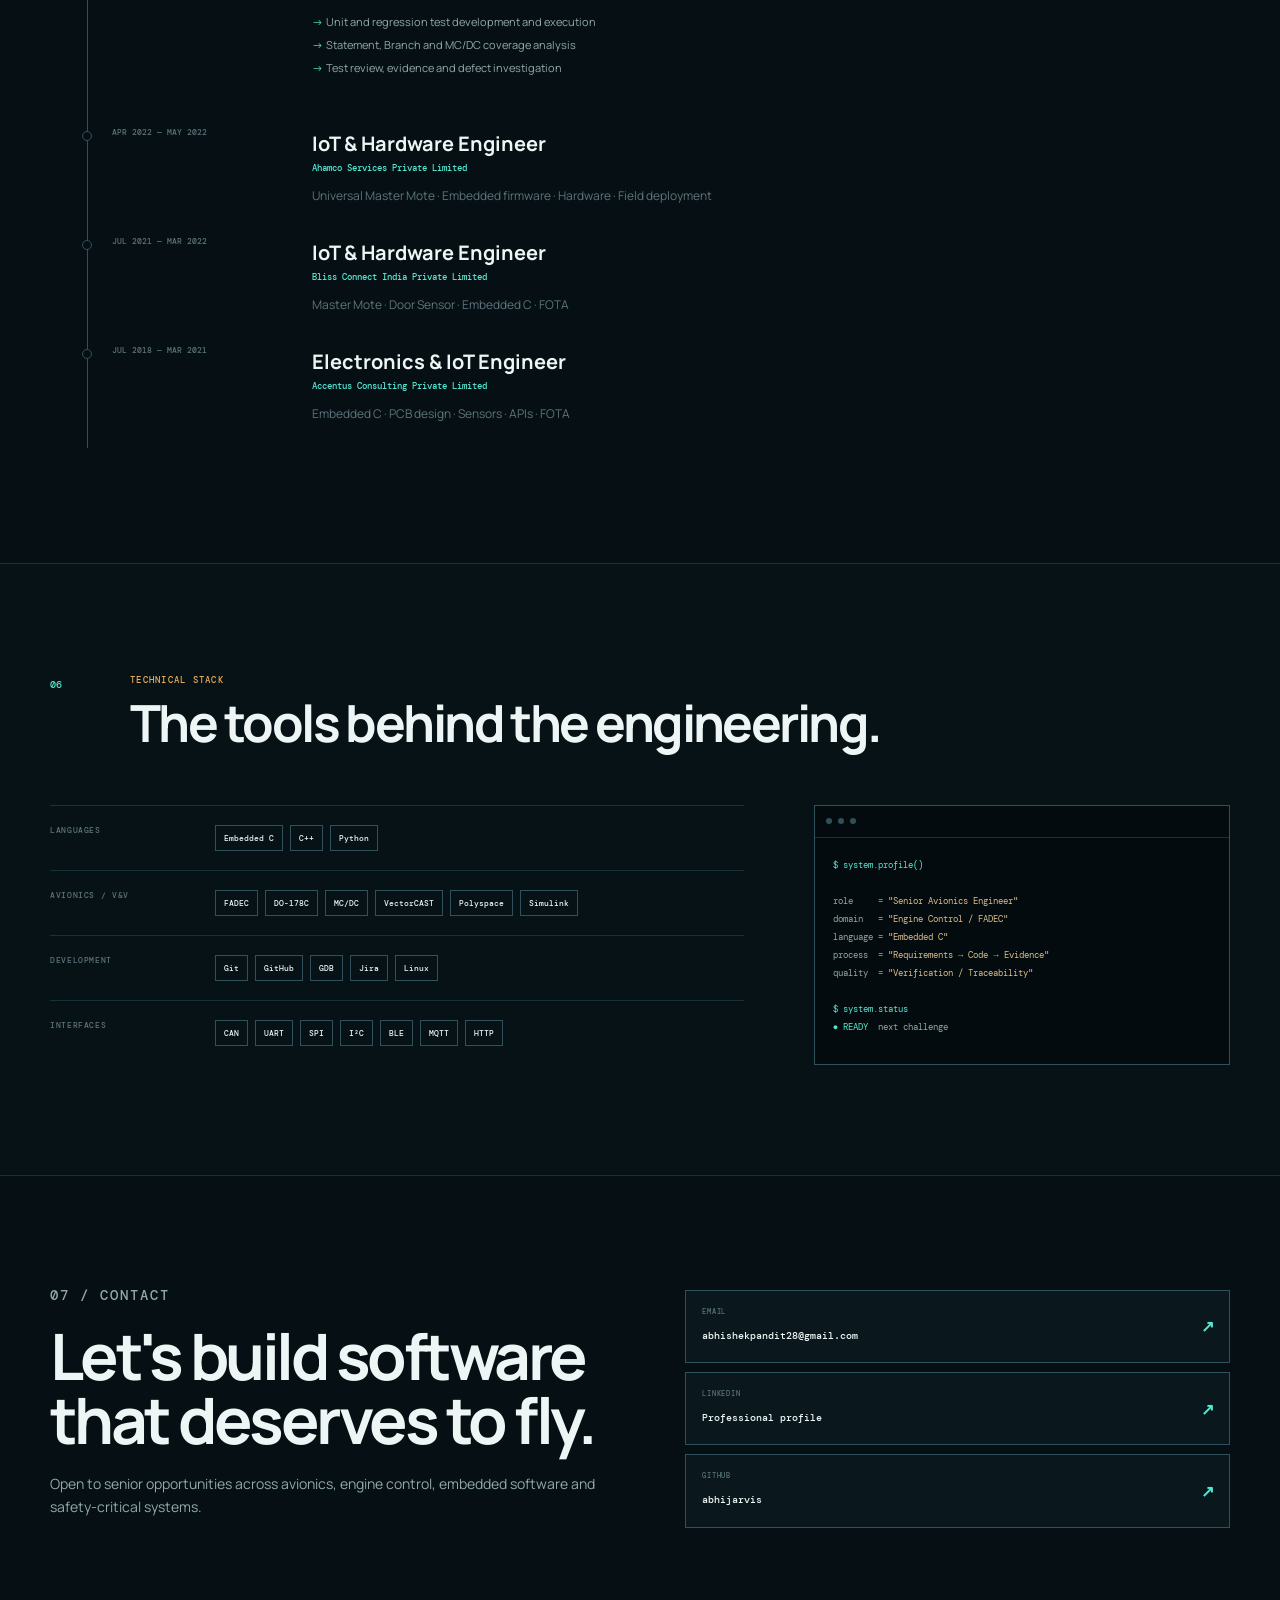
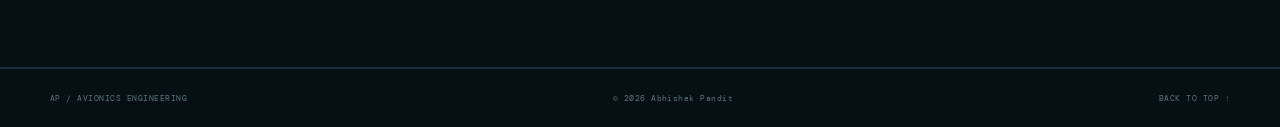
<file: index-3.html>
<!doctype html>
<html lang="en">
<head>
<meta charset="utf-8">
<meta name="viewport" content="width=device-width,initial-scale=1">
<meta name="theme-color" content="#061014">
<meta name="description" content="Abhishek Pandit — Senior Avionics & Embedded Software Engineer | FADEC | Engine Control | Embedded C | Safety-Critical Software.">
<title>Abhishek Pandit — Avionics / Embedded Software Engineer</title>
<link rel="preconnect" href="https://fonts.googleapis.com">
<link rel="preconnect" href="https://fonts.gstatic.com" crossorigin>
<link href="https://fonts.googleapis.com/css2?family=DM+Mono:wght@400;500&family=Manrope:wght@400;600;700;800&display=swap" rel="stylesheet">
<style>
:root{--bg:#061014;--panel:#0a171c;--panel2:#0d2027;--line:#19323a;--line2:#31515a;--text:#edf6f5;--muted:#91a8ad;--dim:#5c757c;--cyan:#55e6d2;--amber:#e7ad5c;--red:#e86d62;--mono:'DM Mono',monospace;--sans:'Manrope',sans-serif;--max:1180px}*{box-sizing:border-box}html{scroll-behavior:smooth}body{margin:0;background:radial-gradient(circle at 80% -10%,rgba(85,230,210,.10),transparent 32rem),var(--bg);color:var(--text);font-family:var(--sans);line-height:1.65}a{color:inherit}.wrap{width:min(var(--max),calc(100% - 40px));margin:auto}.mono{font-family:var(--mono)}nav{position:fixed;z-index:20;inset:0 0 auto;background:rgba(6,16,20,.84);backdrop-filter:blur(18px);border-bottom:1px solid var(--line)}.nav{height:72px;display:flex;align-items:center;gap:30px}.brand{font:500 12px var(--mono);letter-spacing:.12em;margin-right:auto;text-decoration:none}.brand em{font-style:normal;color:var(--cyan)}.navlinks{display:flex;gap:25px}.navlinks a{font:400 9px var(--mono);letter-spacing:.1em;text-transform:uppercase;text-decoration:none;color:var(--muted)}.navlinks a:hover{color:var(--cyan)}.navcta{font:500 9px var(--mono);text-decoration:none;text-transform:uppercase;border:1px solid var(--line2);padding:9px 13px}.navcta:hover{border-color:var(--cyan);color:var(--cyan)}
.hero{min-height:100vh;padding:145px 0 55px;border-bottom:1px solid var(--line);display:flex;align-items:center}.hero-grid{display:grid;grid-template-columns:1.12fr .88fr;gap:75px;align-items:center}.eyebrow{font:500 9px var(--mono);letter-spacing:.14em;text-transform:uppercase;color:var(--amber);margin:0 0 20px}.live{display:inline-flex;align-items:center;gap:8px;color:var(--cyan)}.live i{width:6px;height:6px;border-radius:50%;background:var(--cyan);box-shadow:0 0 12px var(--cyan)}h1{font-size:clamp(45px,6.5vw,82px);line-height:.98;letter-spacing:-.06em;margin:0 0 28px;max-width:850px}.cyan{color:var(--cyan)}.hero p{font-size:16px;color:var(--muted);max-width:700px;margin:0 0 30px}.actions{display:flex;gap:9px;flex-wrap:wrap}.btn{display:inline-block;text-decoration:none;font:500 9px var(--mono);letter-spacing:.09em;text-transform:uppercase;padding:13px 16px;border:1px solid var(--line2)}.btn.primary{background:var(--cyan);color:#03100e;border-color:var(--cyan)}.btn:hover{border-color:var(--cyan);color:var(--cyan)}.btn.primary:hover{color:#03100e}.micro{display:flex;gap:8px;flex-wrap:wrap;margin-top:32px}.micro span{font:500 8px var(--mono);border:1px solid rgba(85,230,210,.22);color:var(--cyan);padding:6px 8px}
.instrument{border:1px solid var(--line2);background:linear-gradient(145deg,#0c2026,#071216);padding:17px;position:relative}.instrument:before,.instrument:after{content:'';position:absolute;width:18px;height:18px;border-color:var(--cyan);border-style:solid}.instrument:before{left:-1px;top:-1px;border-width:1px 0 0 1px}.instrument:after{right:-1px;bottom:-1px;border-width:0 1px 1px 0}.insttop{display:flex;justify-content:space-between;font:400 8px var(--mono);color:var(--dim);padding-bottom:12px;border-bottom:1px solid var(--line)}.ok{color:var(--cyan)}.portrait{height:330px;margin:15px 0;background:radial-gradient(circle at 50% 35%,rgba(85,230,210,.13),transparent 10rem),linear-gradient(145deg,#102a31,#071115);display:grid;place-items:center;overflow:hidden;position:relative}.portrait img{width:100%;height:100%;object-fit:cover;object-position:center;display:block;filter:saturate(.82) contrast(1.03)}.portrait .fallback{font:800 82px var(--mono);color:rgba(85,230,210,.13);position:absolute}.scan{position:absolute;left:0;right:0;height:1px;background:var(--cyan);box-shadow:0 0 16px var(--cyan);opacity:.55;animation:scan 4s linear infinite}@keyframes scan{0%,100%{top:15%}50%{top:85%}}.meter{display:grid;grid-template-columns:repeat(3,1fr);gap:6px}.meter div{border:1px solid var(--line);padding:9px}.meter small{display:block;color:var(--dim);font:400 7px var(--mono)}.meter b{font:500 9px var(--mono)}
.stats{display:grid;grid-template-columns:repeat(5,1fr);margin-top:52px;border-top:1px solid var(--line)}.stat{padding:18px 16px;border-left:1px solid var(--line)}.stat:first-child{border-left:0;padding-left:0}.stat b{display:block;color:var(--cyan);font:500 17px var(--mono)}.stat span{font-size:9px;color:var(--dim)}section{padding:110px 0;border-bottom:1px solid var(--line)}.head{display:grid;grid-template-columns:65px 1fr;gap:15px;margin-bottom:55px}.num{font:500 10px var(--mono);color:var(--cyan);padding-top:4px}.head h2{font-size:clamp(31px,4vw,53px);line-height:1.06;letter-spacing:-.05em;margin:0;max-width:850px}.head .eyebrow{margin-bottom:9px}
.about{display:grid;grid-template-columns:1.3fr .7fr;gap:85px}.about .lead{font-size:20px;line-height:1.55;color:var(--text);margin:0 0 22px}.about p:not(.lead){color:var(--muted);font-size:14px}.facts{border:1px solid var(--line2);background:var(--panel);padding:20px}.facts-title{font:500 8px var(--mono);letter-spacing:.12em;color:var(--dim);padding-bottom:14px;border-bottom:1px solid var(--line)}.fact{display:flex;justify-content:space-between;gap:15px;border-bottom:1px solid var(--line);padding:13px 0;font-size:10px}.fact span{color:var(--dim)}.fact b{font:500 9px var(--mono);text-align:right}.tags{display:flex;flex-wrap:wrap;gap:7px;margin-top:25px}.tag{font:500 8px var(--mono);color:var(--cyan);border:1px solid rgba(85,230,210,.22);padding:6px 8px}
.expertise{background:#071217}.grid4{display:grid;grid-template-columns:repeat(2,1fr);gap:1px;background:var(--line)}.card{background:var(--bg);padding:31px;min-height:275px}.card:hover{background:var(--panel)}.card .id{font:500 8px var(--mono);color:var(--amber)}.glyph{font:400 28px var(--mono);color:var(--cyan);margin:34px 0 16px}.card h3{font-size:20px;margin:0 0 9px}.card p{font-size:12px;color:var(--muted);max-width:500px}.foot{font:500 8px var(--mono);color:var(--dim);border-top:1px solid var(--line);padding-top:12px;margin-top:23px}
.system{border:1px solid var(--line2);background:var(--panel);padding:20px}.sysbar{display:flex;justify-content:space-between;border-bottom:1px solid var(--line);padding:3px 3px 16px;font:500 8px var(--mono);letter-spacing:.1em}.sysbar b{color:var(--cyan)}.flow{display:grid;grid-template-columns:1fr 38px 1.1fr 38px 1fr 38px 1fr;align-items:center;padding:38px 0}.node{border:1px solid var(--line2);padding:17px;min-height:145px;background:#081419}.node.focus{border-color:var(--cyan);box-shadow:inset 0 0 30px rgba(85,230,210,.045)}.node .symbol{font:400 25px var(--mono);color:var(--cyan);margin-bottom:22px}.node h3{font-size:15px;margin:0}.node p{font-size:9px;color:var(--dim);margin:2px 0 0}.arrow{text-align:center;color:var(--cyan);font:400 22px var(--mono)}.sysfoot{display:flex;align-items:center;gap:10px;border-top:1px solid var(--line);padding-top:15px;font:500 8px var(--mono);color:var(--dim)}.sysfoot b{color:var(--cyan)}.sysline{height:1px;background:linear-gradient(90deg,var(--cyan),var(--line2));flex:1}
.projects{display:grid;grid-template-columns:repeat(2,1fr);gap:10px}.project{border:1px solid var(--line2);background:var(--panel);padding:25px;min-height:230px;text-decoration:none;display:flex;flex-direction:column}.project:hover{border-color:var(--cyan);transform:translateY(-2px)}.project .code{font:500 8px var(--mono);color:var(--amber)}.project h3{font-size:21px;margin:28px 0 8px}.project p{font-size:12px;color:var(--muted);margin:0}.project .stack{margin-top:auto;padding-top:20px;color:var(--cyan);font:500 8px var(--mono)}
.timeline{position:relative;margin-left:62px}.timeline:before{content:'';position:absolute;left:-25px;top:4px;bottom:5px;width:1px;background:var(--line2)}.job{position:relative;display:grid;grid-template-columns:160px 1fr;gap:40px;padding-bottom:50px}.job:before{content:'';position:absolute;left:-30px;top:4px;width:8px;height:8px;border-radius:50%;background:var(--bg);border:1px solid var(--line2)}.job.current:before{background:var(--cyan);border-color:var(--cyan);box-shadow:0 0 12px rgba(85,230,210,.55)}.date{font:500 8px var(--mono);color:var(--dim)}.job h3{font-size:20px;margin:0}.org{font:500 9px var(--mono);color:var(--cyan);margin:2px 0 12px}.job p{font-size:12px;color:var(--muted);margin:0 0 12px}.job ul{list-style:none;padding:0;margin:0;display:grid;gap:5px}.job li{font-size:11px;color:var(--muted);padding-left:14px;position:relative}.job li:before{content:'→';position:absolute;left:0;color:var(--cyan)}.compact{padding-bottom:30px}.compact p{color:var(--dim);margin:0}
.stack-section{background:#071217}.stackgrid{display:grid;grid-template-columns:1.25fr .75fr;gap:70px}.stackrow{display:grid;grid-template-columns:145px 1fr;gap:20px;border-top:1px solid var(--line);padding:19px 0}.stackrow h3{font:500 8px var(--mono);color:var(--dim);text-transform:uppercase;letter-spacing:.08em;margin:0}.chips{display:flex;flex-wrap:wrap;gap:7px}.chips b{font:500 8px var(--mono);padding:7px 8px;border:1px solid var(--line2)}.terminal{border:1px solid var(--line2);background:#040b0e}.termbar{height:32px;border-bottom:1px solid var(--line);display:flex;gap:6px;align-items:center;padding:0 11px}.termbar i{width:6px;height:6px;border-radius:50%;background:var(--line2)}pre{padding:18px;margin:0;overflow:auto;font:400 9px/2 var(--mono);color:var(--muted)}pre .k{color:var(--cyan)}pre .v{color:#d8bd88}
.contact{padding-bottom:135px}.contactgrid{display:grid;grid-template-columns:1fr 1fr;gap:90px;align-items:center}.contact h2{font-size:clamp(40px,5vw,68px);line-height:1;letter-spacing:-.055em;margin:0 0 20px}.contact p{font-size:14px;color:var(--muted)}.contactlinks{display:grid;gap:9px}.contactlink{position:relative;text-decoration:none;border:1px solid var(--line2);background:var(--panel);padding:16px}.contactlink:hover{border-color:var(--cyan)}.contactlink small{display:block;color:var(--dim);font:500 7px var(--mono);letter-spacing:.12em;margin-bottom:4px}.contactlink strong{font:500 10px var(--mono)}.contactlink b{position:absolute;right:15px;top:50%;transform:translateY(-50%);color:var(--cyan)}footer{border-top:1px solid var(--line);padding:24px 0;color:var(--dim);font:400 8px var(--mono);letter-spacing:.06em}.footer{display:flex;justify-content:space-between;gap:15px}footer a{text-decoration:none}footer a:hover{color:var(--cyan)}
@media(max-width:920px){.hero-grid,.about,.stackgrid,.contactgrid{grid-template-columns:1fr;gap:50px}.stats{grid-template-columns:repeat(3,1fr)}.stat:nth-child(4){border-left:0}.flow{grid-template-columns:1fr;gap:8px}.arrow{transform:rotate(90deg);height:18px}.hero-visual{max-width:520px}.projects{grid-template-columns:1fr}}
@media(max-width:650px){.wrap{width:calc(100% - 30px)}.nav{height:62px}.navlinks,.navcta{display:none}.hero{padding-top:115px}.hero h1{font-size:43px}.portrait{height:280px}.stats{grid-template-columns:1fr 1fr}.stat{padding:15px 8px}.stat:first-child{padding-left:0}.head{grid-template-columns:38px 1fr;gap:7px;margin-bottom:40px}.grid4{grid-template-columns:1fr}.card{min-height:245px}.timeline{margin-left:27px}.job{grid-template-columns:1fr;gap:7px}.stackrow{grid-template-columns:1fr}.contactgrid{gap:35px}.footer{flex-direction:column}}
</style>
</head>
<body>
<nav><div class="wrap nav"><a class="brand" href="#top">AP<em>_</em>ENGINEERING</a><div class="navlinks"><a href="#about">About</a><a href="#expertise">Expertise</a><a href="#system">Systems</a><a href="#projects">Projects</a><a href="#experience">Experience</a><a href="#stack">Stack</a></div><a class="navcta" href="#contact">Connect ↗</a></div></nav>
<main id="top">
<header class="hero"><div class="wrap"><div class="hero-grid"><div><p class="eyebrow live"><i></i> Available for the next engineering challenge</p><h1>Senior <span class="cyan">Avionics</span> &amp; Embedded Software Engineer.</h1><p>7+ years building dependable embedded and safety-critical software — with a current focus on <strong>FADEC, engine control systems, verification and validation.</strong></p><div class="actions"><a class="btn primary" href="Abhishek_Pandit_Senior_Avionics_Embedded_Software_Engineer.pdf">Download resume ↓</a><a class="btn" href="#experience">View experience ↓</a><a class="btn" href="https://www.linkedin.com/in/abhishek-pandit-2a377a126/" target="_blank" rel="noopener">LinkedIn ↗</a></div><div class="micro"><span>FADEC</span><span>ENGINE CONTROL</span><span>EMBEDDED C</span><span>DO-178C</span><span>MC/DC</span></div></div><div class="instrument"><div class="insttop"><span>ENGINEERING PROFILE / 03</span><span class="ok">● SYSTEM READY</span></div><div class="portrait"><img src="img/headshot.JPG" alt="Abhishek Pandit" onerror="this.style.display='none'"/><span class="fallback">AP</span><span class="scan"></span></div><div class="meter"><div><small>DOMAIN</small><b>AVIONICS</b></div><div><small>CONTROL</small><b>FADEC</b></div><div><small>CORE</small><b>EMBEDDED C</b></div></div></div></div><div class="stats"><div class="stat"><b>7+</b><span>Years experience</span></div><div class="stat"><b>FADEC</b><span>Engine control</span></div><div class="stat"><b>MC/DC</b><span>Structural coverage</span></div><div class="stat"><b>V&amp;V</b><span>Verification</span></div><div class="stat"><b>C / C++</b><span>Core languages</span></div></div></div></header>
<section id="about"><div class="wrap"><div class="head"><div class="num">01</div><div><p class="eyebrow">Profile</p><h2>Engineering with a systems mindset — from requirements to evidence.</h2></div></div><div class="about"><div><p class="lead">I specialize in embedded software for environments where correctness, traceability and disciplined verification matter.</p><p>My current work is centered on engine control systems and FADEC software. I work across requirements analysis, software architecture and modelling, Embedded C implementation, integration, verification, structural coverage and production acceptance.</p><p>Earlier roles built a strong foundation in firmware, electronics, sensors, PCB design and connected embedded systems — giving me a practical understanding of both hardware interfaces and software behaviour.</p><div class="tags"><span class="tag">FADEC</span><span class="tag">ENGINE CONTROL</span><span class="tag">SAFETY-CRITICAL</span><span class="tag">VECTORCAST</span><span class="tag">POLYSPACE</span></div></div><aside class="facts"><div class="facts-title">ENGINEERING PROFILE</div><div class="fact"><span>Current role</span><b>Senior Designer · TCS</b></div><div class="fact"><span>Specialization</span><b>Avionics Software</b></div><div class="fact"><span>Primary language</span><b>Embedded C</b></div><div class="fact"><span>Verification</span><b>V&amp;V · MC/DC</b></div><div class="fact"><span>Education</span><b>B.E. · Electronics &amp; Communication</b></div></aside></div></div></section>
<section class="expertise" id="expertise"><div class="wrap"><div class="head"><div class="num">02</div><div><p class="eyebrow">Core expertise</p><h2>What I bring to an avionics engineering team.</h2></div></div><div class="grid4"><article class="card"><div class="id">01 / DOMAIN</div><div class="glyph">↻</div><h3>Engine Control &amp; FADEC</h3><p>Control logic, ECU functionality, engine-state management and software lifecycle activities for avionics engine-control platforms.</p><div class="foot">CONTROL · ECU · FADEC</div></article><article class="card"><div class="id">02 / SOFTWARE</div><div class="glyph">{ }</div><h3>Safety-Critical Embedded</h3><p>Embedded C development across requirements, architecture, implementation, integration and disciplined software processes.</p><div class="foot">EMBEDDED C · ARCHITECTURE</div></article><article class="card"><div class="id">03 / VERIFICATION</div><div class="glyph">✓</div><h3>Verification &amp; Validation</h3><p>Requirements-based testing, VectorCAST, regression, structural coverage and MC/DC-oriented verification evidence.</p><div class="foot">V&amp;V · VECTORCAST · MC/DC</div></article><article class="card"><div class="id">04 / EMBEDDED</div><div class="glyph">⌁</div><h3>Firmware &amp; Interfaces</h3><p>Hands-on embedded experience with STM32, ESP32, Raspberry Pi and communication interfaces across connected systems.</p><div class="foot">CAN · SPI · I²C · UART</div></article></div></div></section>
<section id="system"><div class="wrap"><div class="head"><div class="num">03</div><div><p class="eyebrow">System architecture</p><h2>Understand the whole loop, not just the code.</h2></div></div><div class="system"><div class="sysbar"><b>FADEC CONTROL CHAIN</b><span>STATE → DECISION → COMMAND → RESPONSE</span></div><div class="flow"><div class="node"><div class="symbol">◌</div><h3>Sensors</h3><p>Measure engine state</p></div><div class="arrow">→</div><div class="node focus"><div class="symbol">▣</div><h3>FADEC</h3><p>Execute control logic</p></div><div class="arrow">→</div><div class="node"><div class="symbol">⚙</div><h3>Actuators</h3><p>Apply command</p></div><div class="arrow">→</div><div class="node"><div class="symbol">◉</div><h3>Engine</h3><p>Produce response</p></div></div><div class="sysfoot"><b>↩</b><div class="sysline"></div><span>FEEDBACK · TRACEABILITY · VERIFICATION · EVIDENCE</span></div></div></div></section>
<section id="projects"><div class="wrap"><div class="head"><div class="num">04</div><div><p class="eyebrow">Selected projects</p><h2>Engineering work across avionics and embedded systems.</h2></div></div><div class="projects"><article class="project"><div class="code">PROJECT / 01</div><h3>FADEC / Engine Control</h3><p>Safety-critical engine-control software activities spanning requirements, control logic, Embedded C, integration and verification.</p><div class="stack">FADEC · EMBEDDED C · V&amp;V</div></article><article class="project"><div class="code">PROJECT / 02</div><h3>TCTS–VOBC Verification</h3><p>Software verification using VectorCAST, regression testing and structural coverage including statement, branch and MC/DC analysis.</p><div class="stack">VECTORCAST · MC/DC · TESTING</div></article><article class="project"><div class="code">PROJECT / 03</div><h3>Universal Master Mote</h3><p>Embedded IoT platform work combining firmware, hardware, sensors, communication and field deployment.</p><div class="stack">EMBEDDED C · HARDWARE · FIRMWARE</div></article><article class="project"><div class="code">PROJECT / 04</div><h3>Connected Embedded Systems</h3><p>Sensor and gateway solutions with microcontrollers, APIs, FOTA and cloud-connected telemetry.</p><div class="stack">STM32 · ESP32 · MQTT · FOTA</div></article></div></div></section>
<section id="experience"><div class="wrap"><div class="head"><div class="num">05</div><div><p class="eyebrow">Career timeline</p><h2>A progression toward dependable software.</h2></div></div><div class="timeline"><article class="job current"><div class="date">MAR 2024 — PRESENT</div><div><h3>Senior Designer — Engine Control Systems</h3><div class="org">Tata Consultancy Services</div><p>Working in engine control software for safety-critical avionics platforms, with focus across requirements, modelling, implementation and verification.</p><ul><li>Requirements analysis and software design for engine-control functions</li><li>Control-logic modelling and Embedded C implementation</li><li>Integration, verification and structural coverage analysis</li><li>Defect investigation and production acceptance activities</li></ul></div></article><article class="job"><div class="date">MAY 2022 — MAR 2024</div><div><h3>Senior Engineer — Software Verification</h3><div class="org">L&amp;T Technology Services</div><p>Software verification for TCTS–VOBC with emphasis on VectorCAST, regression and structural coverage.</p><ul><li>Unit and regression test development and execution</li><li>Statement, Branch and MC/DC coverage analysis</li><li>Test review, evidence and defect investigation</li></ul></div></article><article class="job compact"><div class="date">APR 2022 — MAY 2022</div><div><h3>IoT &amp; Hardware Engineer</h3><div class="org">Ahamco Services Private Limited</div><p>Universal Master Mote · Embedded firmware · Hardware · Field deployment</p></div></article><article class="job compact"><div class="date">JUL 2021 — MAR 2022</div><div><h3>IoT &amp; Hardware Engineer</h3><div class="org">Bliss Connect India Private Limited</div><p>Master Mote · Door Sensor · Embedded C · FOTA</p></div></article><article class="job compact"><div class="date">JUL 2018 — MAR 2021</div><div><h3>Electronics &amp; IoT Engineer</h3><div class="org">Accentus Consulting Private Limited</div><p>Embedded C · PCB design · Sensors · APIs · FOTA</p></div></article></div></div></section>
<section class="stack-section" id="stack"><div class="wrap"><div class="head"><div class="num">06</div><div><p class="eyebrow">Technical stack</p><h2>The tools behind the engineering.</h2></div></div><div class="stackgrid"><div><div class="stackrow"><h3>Languages</h3><div class="chips"><b>Embedded C</b><b>C++</b><b>Python</b></div></div><div class="stackrow"><h3>Avionics / V&amp;V</h3><div class="chips"><b>FADEC</b><b>DO-178C</b><b>MC/DC</b><b>VectorCAST</b><b>Polyspace</b><b>Simulink</b></div></div><div class="stackrow"><h3>Development</h3><div class="chips"><b>Git</b><b>GitHub</b><b>GDB</b><b>Jira</b><b>Linux</b></div></div><div class="stackrow"><h3>Interfaces</h3><div class="chips"><b>CAN</b><b>UART</b><b>SPI</b><b>I²C</b><b>BLE</b><b>MQTT</b><b>HTTP</b></div></div></div><div class="terminal"><div class="termbar"><i></i><i></i><i></i></div><pre><span class="k">$ system.profile()</span>

role     = <span class="v">"Senior Avionics Engineer"</span>
domain   = <span class="v">"Engine Control / FADEC"</span>
language = <span class="v">"Embedded C"</span>
process  = <span class="v">"Requirements → Code → Evidence"</span>
quality  = <span class="v">"Verification / Traceability"</span>

<span class="k">$ system.status</span>
<span class="k">● READY</span>  next challenge
</pre></div></div></div></section>
<section class="contact" id="contact"><div class="wrap"><div class="contactgrid"><div><p class="eyebrow">07 / Contact</p><h2>Let's build software that deserves to fly.</h2><p>Open to senior opportunities across avionics, engine control, embedded software and safety-critical systems.</p></div><div class="contactlinks"><a class="contactlink" href="mailto:abhishekpandit28@gmail.com"><small>EMAIL</small><strong>abhishekpandit28@gmail.com</strong><b>↗</b></a><a class="contactlink" href="https://www.linkedin.com/in/abhishek-pandit-2a377a126/" target="_blank" rel="noopener"><small>LINKEDIN</small><strong>Professional profile</strong><b>↗</b></a><a class="contactlink" href="https://github.com/abhijarvis" target="_blank" rel="noopener"><small>GITHUB</small><strong>abhijarvis</strong><b>↗</b></a></div></div></div></section>
</main><footer><div class="wrap footer"><span>AP / AVIONICS ENGINEERING</span><span>© 2026 Abhishek Pandit</span><a href="#top">BACK TO TOP ↑</a></div></footer>
</body></html>
</file>
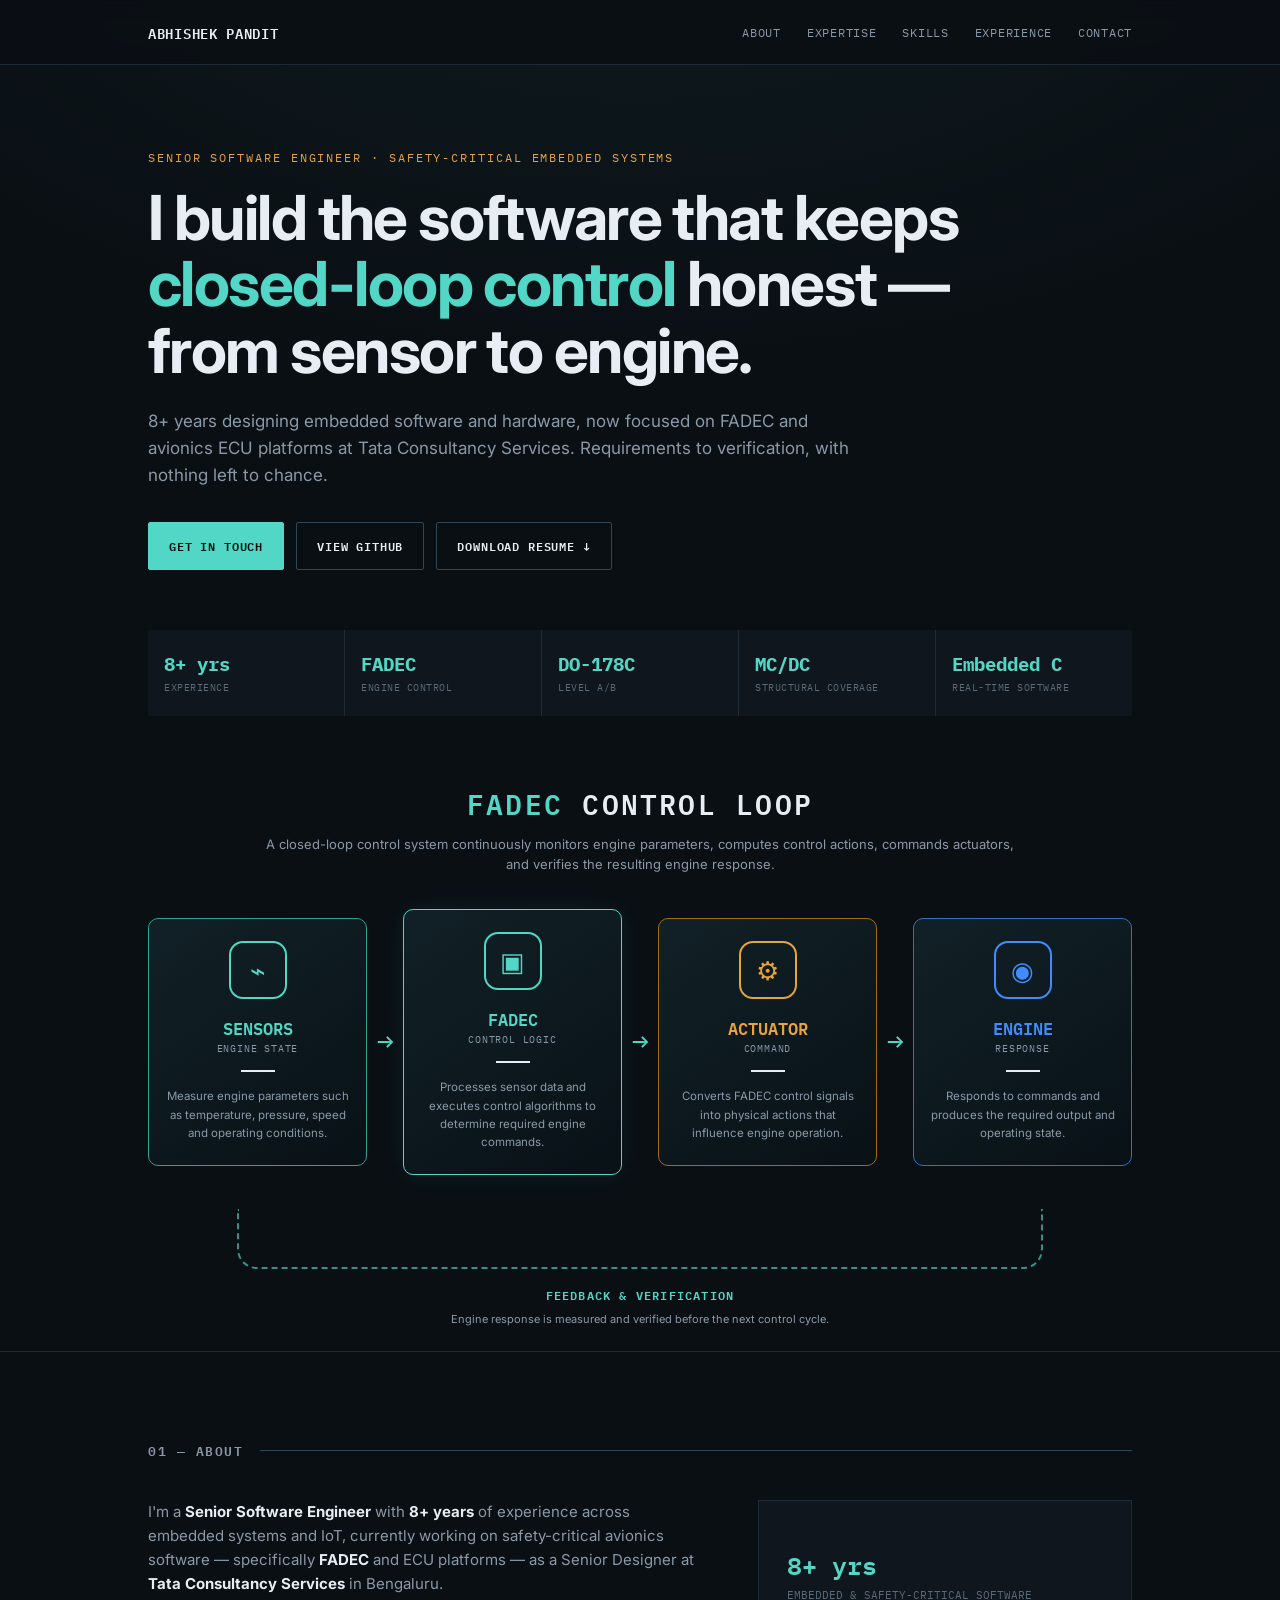
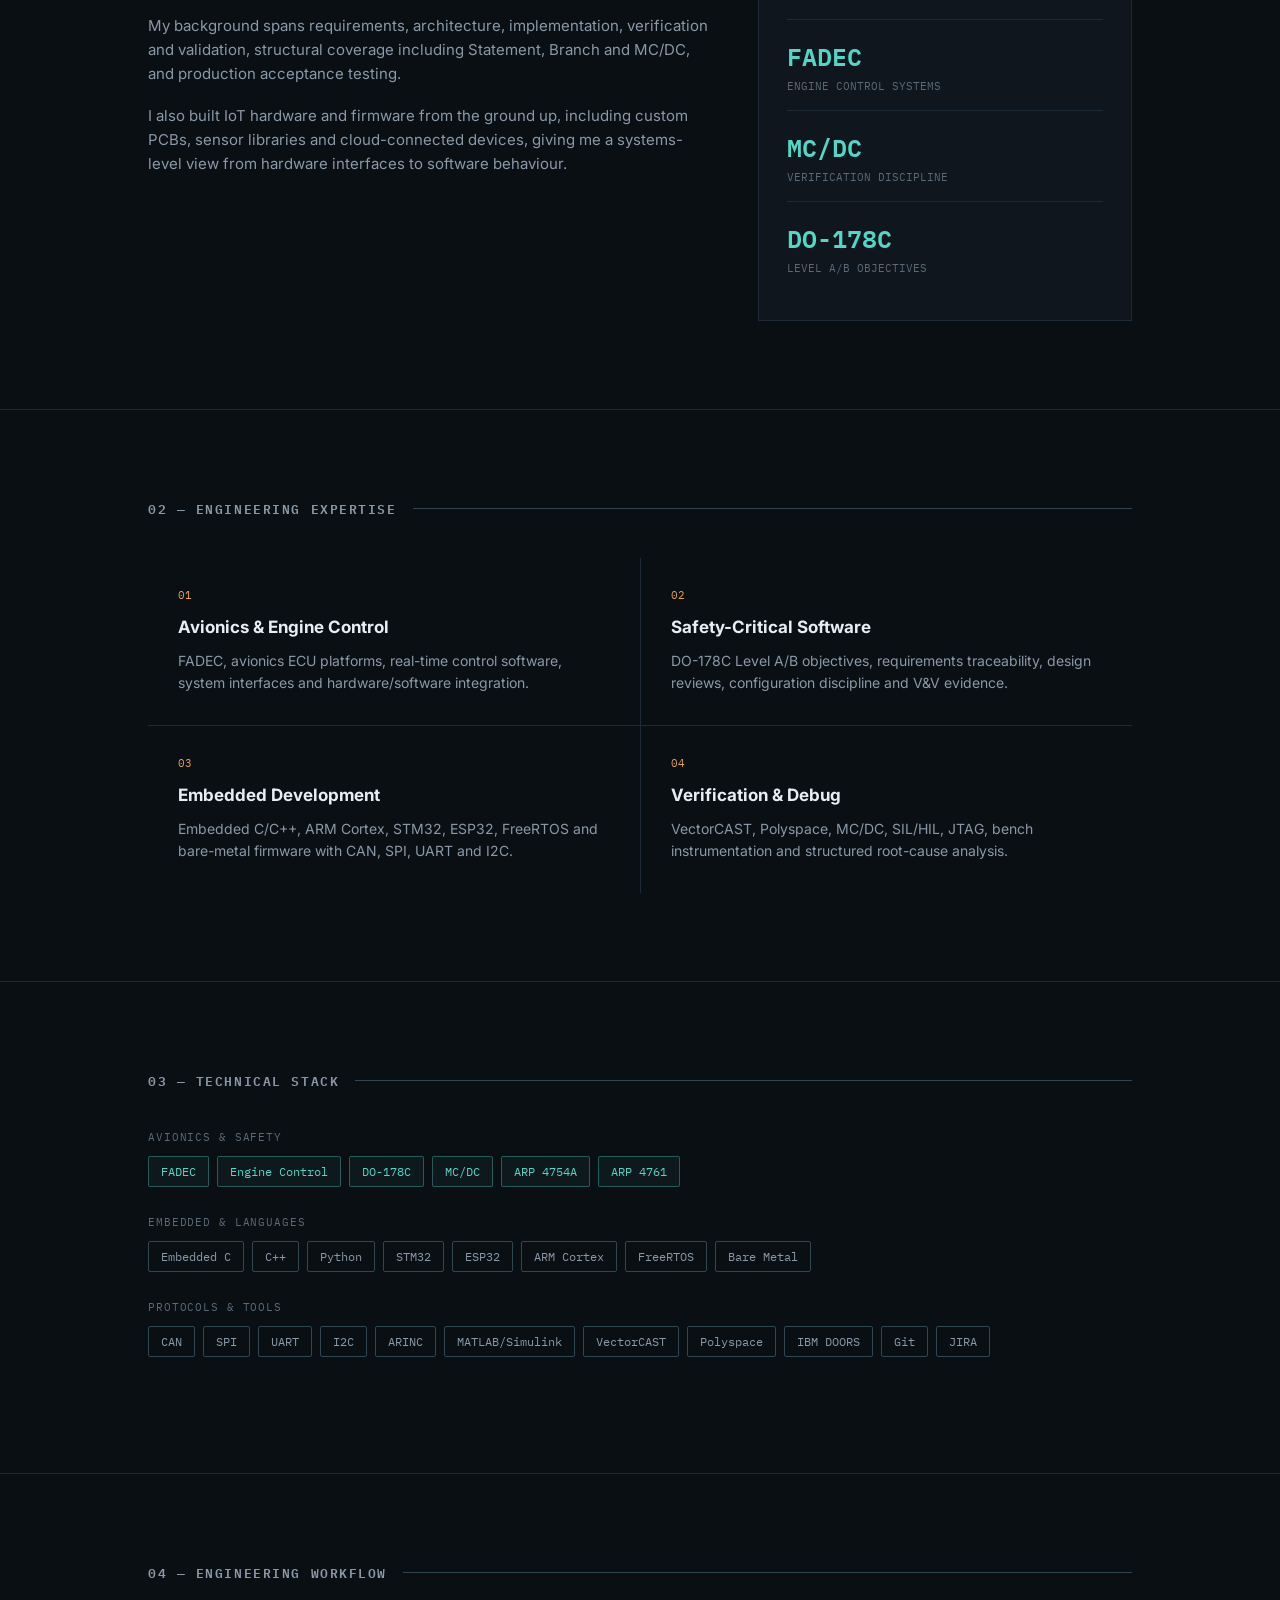
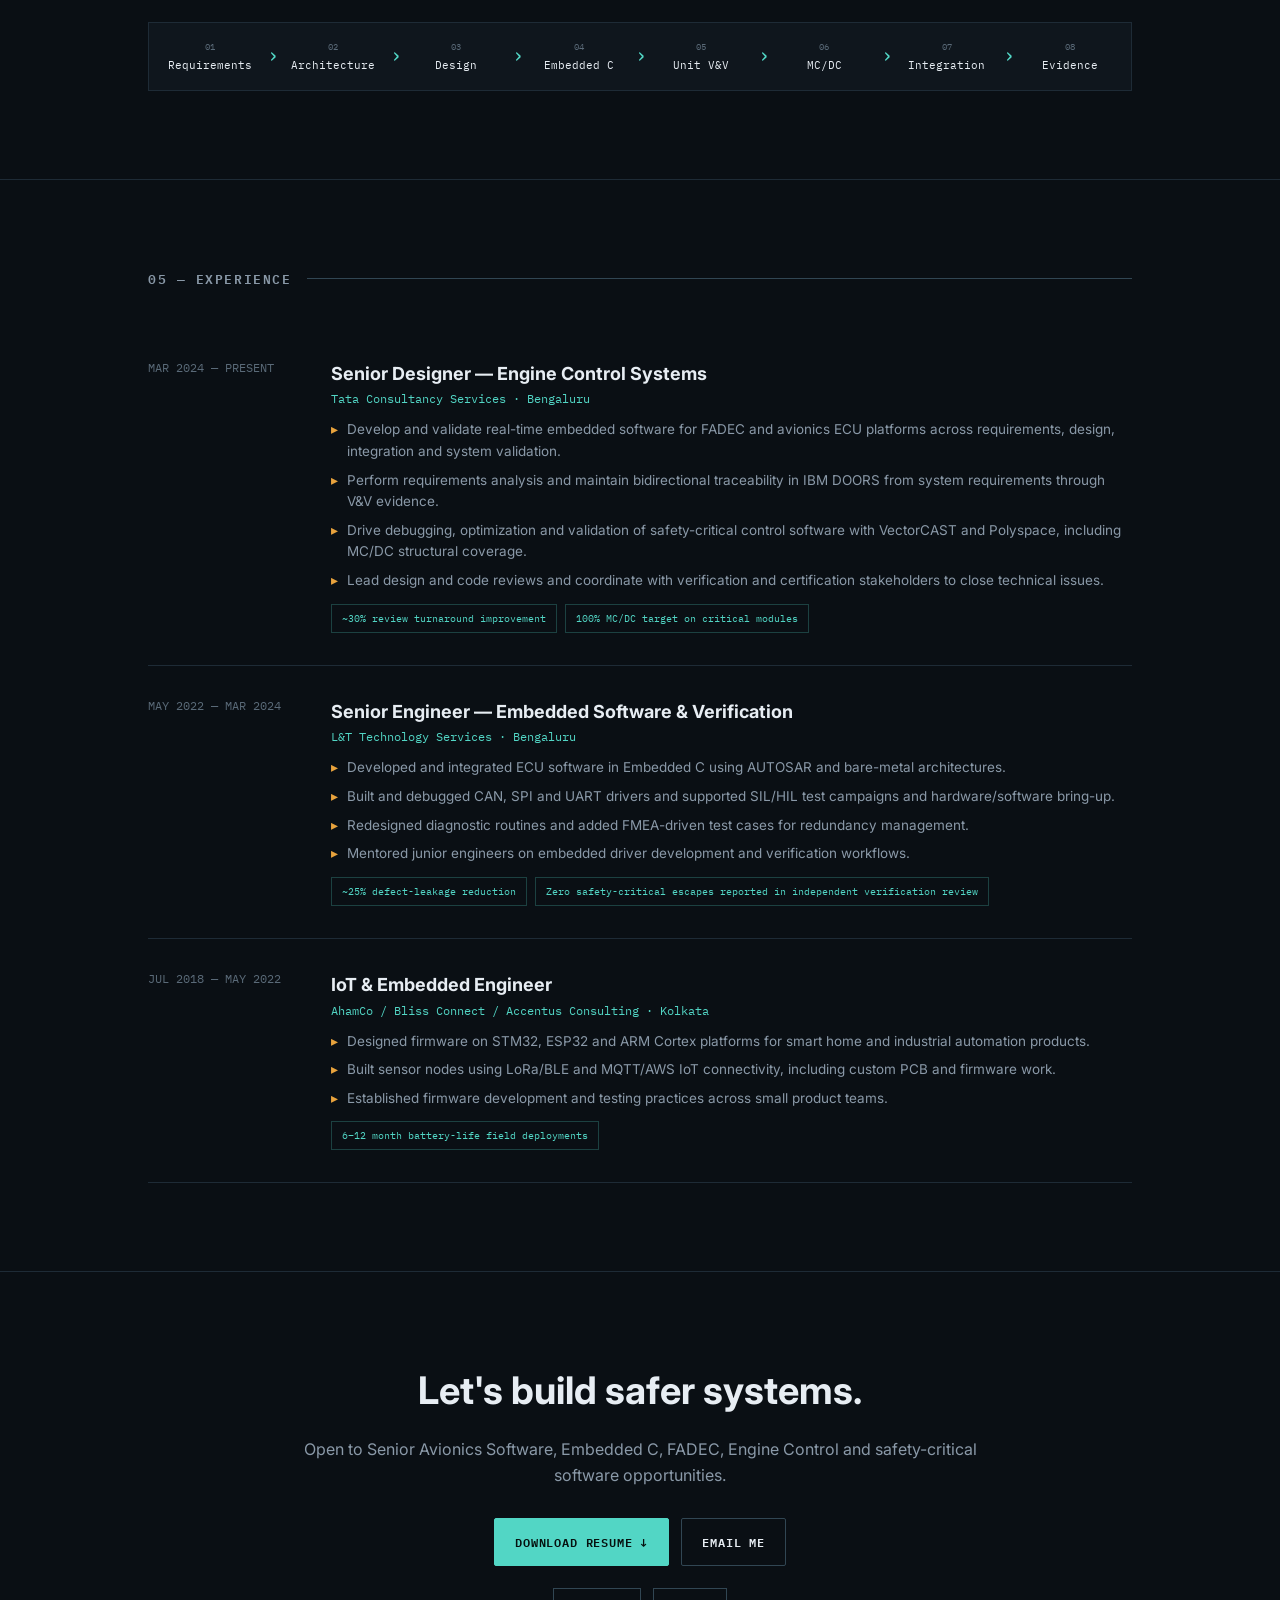
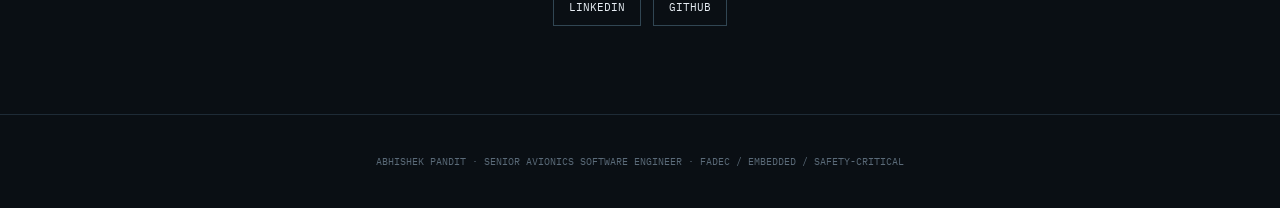
<file: index-4.html>
<!DOCTYPE html>
<html lang="en">
<head>
<meta charset="UTF-8">
<meta name="viewport" content="width=device-width,initial-scale=1.0">
<meta name="description" content="Abhishek Pandit — Senior Avionics Software Engineer specializing in FADEC, Engine Control, Embedded C/C++, DO-178C and safety-critical verification.">
<meta name="keywords" content="Senior Avionics Software Engineer, FADEC Software Engineer, Embedded C Engineer, DO-178C, Engine Control Systems, Safety Critical Software Engineer">
<title>Abhishek Pandit — Senior Avionics Software Engineer</title>
<link rel="preconnect" href="https://fonts.googleapis.com"><link href="https://fonts.googleapis.com/css2?family=IBM+Plex+Mono:wght@400;500;600;700&family=Inter:wght@400;500;600;700&display=swap" rel="stylesheet">
<style>
:root{--bg:#0a0f14;--panel:#0f161d;--panel2:#121a22;--border:#1e2b36;--bright:#314653;--text:#e7edf3;--dim:#8a99a8;--faint:#5a6a78;--cyan:#52d6c5;--amber:#e8a33d;--blue:#3f8cff;--mono:'IBM Plex Mono',monospace;--sans:'Inter',sans-serif}*{box-sizing:border-box;margin:0;padding:0}html{scroll-behavior:smooth}body{background:var(--bg);color:var(--text);font-family:var(--sans);line-height:1.6}a{color:inherit}.wrap{max-width:1040px;margin:auto;padding:0 28px}section{padding:88px 0;border-bottom:1px solid var(--border)}nav{position:fixed;z-index:50;top:0;left:0;right:0;background:rgba(10,15,20,.9);backdrop-filter:blur(10px);border-bottom:1px solid var(--border)}nav .wrap{height:64px;display:flex;align-items:center;justify-content:space-between}.logo{font:600 14px var(--mono);letter-spacing:.05em;text-decoration:none}.logo span{color:var(--cyan)}.navlinks{display:flex;gap:26px;list-style:none}.navlinks a{font:12px var(--mono);text-transform:uppercase;letter-spacing:.06em;color:var(--dim);text-decoration:none}.navlinks a:hover{color:var(--cyan)}.hero{padding:150px 0 82px;border-bottom:1px solid var(--border);background:radial-gradient(ellipse 900px 500px at 50% -10%,rgba(82,214,197,.07),transparent)}.eyebrow{font:12px var(--mono);letter-spacing:.16em;text-transform:uppercase;color:var(--amber);margin-bottom:20px}.hero h1{font-size:clamp(36px,5.5vw,62px);line-height:1.07;letter-spacing:-.025em;max-width:900px}.accent{color:var(--cyan)}.hero-sub{color:var(--dim);font-size:17px;max-width:720px;margin:24px 0 32px}.actions{display:flex;gap:12px;flex-wrap:wrap}.btn{font:600 12px var(--mono);letter-spacing:.07em;text-transform:uppercase;padding:13px 20px;border:1px solid var(--bright);border-radius:2px;text-decoration:none}.primary{background:var(--cyan);border-color:var(--cyan);color:#06110f}.btn:hover{border-color:var(--cyan);color:var(--cyan)}.primary:hover{color:#06110f}.highlights{display:grid;grid-template-columns:repeat(5,1fr);gap:1px;background:var(--border);margin-top:60px}.highlight{background:var(--panel);padding:22px 16px}.highlight b{display:block;font:700 19px var(--mono);color:var(--cyan)}.highlight span{display:block;color:var(--faint);font:10px var(--mono);text-transform:uppercase;letter-spacing:.05em;margin-top:5px}h2{font:600 13px var(--mono);letter-spacing:.12em;text-transform:uppercase;color:var(--dim);margin-bottom:38px;display:flex;align-items:center;gap:16px}h2:after{content:'';height:1px;background:var(--bright);flex:1}.loop-wrap{margin-top:65px}.loop-title{text-align:center;font:600 28px var(--mono);letter-spacing:.08em}.loop-title span{color:var(--cyan)}.loop-sub{text-align:center;color:var(--dim);font-size:13px;max-width:760px;margin:8px auto 34px}.control-loop{display:grid;grid-template-columns:minmax(0,1fr) 36px minmax(0,1fr) 36px minmax(0,1fr) 36px minmax(0,1fr);align-items:center}.loop-card{min-width:0;min-height:245px;background:linear-gradient(145deg,rgba(18,34,40,.95),rgba(8,17,22,.98));border:1px solid var(--bright);border-radius:10px;padding:22px 16px;text-align:center}.loop-card.sensor{border-color:#319f92}.loop-card.fadec{border-color:var(--cyan);box-shadow:0 0 28px rgba(82,214,197,.08)}.loop-card.actuator{border-color:#a96817}.loop-card.engine{border-color:#2f72c9}.loop-icon{width:58px;height:58px;margin:0 auto 15px;border:2px solid currentColor;border-radius:14px;display:grid;place-items:center;font:26px var(--mono)}.sensor .loop-icon,.fadec .loop-icon{color:var(--cyan)}.actuator .loop-icon{color:var(--amber)}.engine .loop-icon{color:var(--blue)}.loop-card h3{font:600 17px var(--mono)}.sensor h3,.fadec h3{color:var(--cyan)}.actuator h3{color:var(--amber)}.engine h3{color:var(--blue)}.loop-label{font:10px var(--mono);color:var(--dim);letter-spacing:.08em}.loop-divider{height:2px;width:34px;margin:15px auto;background:currentColor}.loop-desc{font-size:11.5px;color:var(--dim);max-width:190px;margin:auto}.loop-arrow{text-align:center;color:var(--cyan);font:28px var(--mono)}.feedback{position:relative;height:60px;margin:34px 9% 0;border-left:2px dashed rgba(82,214,197,.65);border-right:2px dashed rgba(82,214,197,.65);border-bottom:2px dashed rgba(82,214,197,.65);border-radius:0 0 20px 20px}.feedback-label{position:absolute;top:76px;left:50%;transform:translateX(-50%);white-space:nowrap;text-align:center}.feedback-label strong{display:block;color:var(--cyan);font:600 12px var(--mono);letter-spacing:.1em}.feedback-label span{color:var(--dim);font-size:11px}.about-grid{display:grid;grid-template-columns:1.5fr 1fr;gap:48px}.about p{color:var(--dim);font-size:15px;margin-bottom:18px}.about strong{color:var(--text)}.panel{border:1px solid var(--border);background:var(--panel);padding:28px}.metric{padding:17px 0;border-bottom:1px solid var(--border)}.metric:last-child{border:0}.metric b{font:600 25px var(--mono);color:var(--cyan)}.metric span{display:block;color:var(--faint);font:11px var(--mono);text-transform:uppercase;margin-top:4px}.section-grid{display:grid;grid-template-columns:repeat(2,1fr);gap:1px;background:var(--border)}.card{background:var(--bg);padding:30px}.card-num{font:11px var(--mono);color:var(--amber);margin-bottom:12px}.card h3{font-size:17px;margin-bottom:9px}.card p{font-size:14px;color:var(--dim)}.skill{margin-bottom:28px}.skill-label{font:11px var(--mono);color:var(--faint);text-transform:uppercase;letter-spacing:.08em;margin-bottom:12px}.chips{display:flex;flex-wrap:wrap;gap:8px}.chip{font:12px var(--mono);color:var(--dim);padding:7px 12px;border:1px solid var(--bright);border-radius:2px}.chip.domain{color:var(--cyan);border-color:rgba(82,214,197,.35);background:rgba(82,214,197,.05)}.workflow{display:grid;grid-template-columns:repeat(8,1fr);gap:0;border:1px solid var(--border);background:var(--border)}.step{background:var(--panel);padding:18px 8px;text-align:center;position:relative}.step:not(:last-child):after{content:'›';position:absolute;right:-7px;top:18px;color:var(--cyan);z-index:2;font:20px var(--mono)}.step small{display:block;color:var(--faint);font:9px var(--mono);text-transform:uppercase}.step b{display:block;font:11px var(--mono);margin-top:6px;color:var(--text)}.job{display:grid;grid-template-columns:155px 1fr;gap:28px;padding:32px 0;border-bottom:1px solid var(--border)}.job:first-child{padding-top:0}.period{font:12px var(--mono);color:var(--faint)}.job h3{font-size:18px}.org{font:12px var(--mono);color:var(--cyan);margin:3px 0 13px}.job p,.job li{color:var(--dim);font-size:13.5px}.job ul{list-style:none;display:grid;gap:7px}.job li{padding-left:16px;position:relative}.job li:before{content:'▸';position:absolute;left:0;color:var(--amber)}.achievement{display:inline-block;margin:12px 8px 0 0;padding:7px 10px;border:1px solid rgba(82,214,197,.25);font:10px var(--mono);color:var(--cyan)}.contact{text-align:center;max-width:680px;margin:auto}.contact h3{font-size:38px;margin-bottom:16px}.contact p{color:var(--dim);margin-bottom:30px}.contact-links{display:flex;justify-content:center;gap:12px;flex-wrap:wrap}.contact-links a{font:11px var(--mono);text-transform:uppercase;text-decoration:none;border:1px solid var(--bright);padding:11px 15px}.contact-links a:hover{color:var(--cyan);border-color:var(--cyan)}footer{padding:40px 0;text-align:center;color:var(--faint);font:10px var(--mono)}
@media(max-width:850px){.highlights{grid-template-columns:repeat(3,1fr)}.control-loop{grid-template-columns:1fr;gap:10px}.loop-arrow{transform:rotate(90deg);height:22px}.workflow{grid-template-columns:repeat(4,1fr)}.step:nth-child(4):after,.step:nth-child(8):after{display:none}}@media(max-width:700px){.navlinks{display:none}.wrap{padding:0 18px}.hero{padding-top:125px}.highlights{grid-template-columns:repeat(2,1fr)}.about-grid,.section-grid{grid-template-columns:1fr}.job{grid-template-columns:1fr;gap:8px}.workflow{grid-template-columns:repeat(2,1fr)}.step:nth-child(2):after,.step:nth-child(4):after,.step:nth-child(6):after,.step:nth-child(8):after{display:none}.feedback{margin-left:5%;margin-right:5%}.feedback-label{white-space:normal;width:90%}.contact h3{font-size:30px}}
</style>
</head>
<body>
<nav><div class="wrap"><a class="logo" href="#top">ABHISHEK PANDIT</a><ul class="navlinks"><li><a href="#about">About</a></li><li><a href="#expertise">Expertise</a></li><li><a href="#skills">Skills</a></li><li><a href="#experience">Experience</a></li><li><a href="#contact">Contact</a></li></ul></div></nav>
<header class="hero" id="top"><div class="wrap"><div class="eyebrow">Senior Software Engineer · Safety-Critical Embedded Systems</div><h1>I build the software that keeps <span class="accent">closed-loop control</span> honest — from sensor to engine.</h1><p class="hero-sub">8+ years designing embedded software and hardware, now focused on FADEC and avionics ECU platforms at Tata Consultancy Services. Requirements to verification, with nothing left to chance.</p><div class="actions"><a class="btn primary" href="#contact">Get in touch</a><a class="btn" href="https://github.com/abhijarvis" target="_blank" rel="noopener">View GitHub</a><a class="btn" href="Abhishek_Pandit_Resume_Airbus_Avionics.pdf" download>Download Resume ↓</a></div>
<div class="highlights"><div class="highlight"><b>8+ yrs</b><span>Experience</span></div><div class="highlight"><b>FADEC</b><span>Engine Control</span></div><div class="highlight"><b>DO-178C</b><span>Level A/B</span></div><div class="highlight"><b>MC/DC</b><span>Structural Coverage</span></div><div class="highlight"><b>Embedded C</b><span>Real-Time Software</span></div></div>
<div class="loop-wrap"><div class="loop-title"><span>FADEC</span> CONTROL LOOP</div><p class="loop-sub">A closed-loop control system continuously monitors engine parameters, computes control actions, commands actuators, and verifies the resulting engine response.</p><div class="control-loop"><div class="loop-card sensor"><div class="loop-icon">⌁</div><h3>SENSORS</h3><div class="loop-label">ENGINE STATE</div><div class="loop-divider"></div><p class="loop-desc">Measure engine parameters such as temperature, pressure, speed and operating conditions.</p></div><div class="loop-arrow">→</div><div class="loop-card fadec"><div class="loop-icon">▣</div><h3>FADEC</h3><div class="loop-label">CONTROL LOGIC</div><div class="loop-divider"></div><p class="loop-desc">Processes sensor data and executes control algorithms to determine required engine commands.</p></div><div class="loop-arrow">→</div><div class="loop-card actuator"><div class="loop-icon">⚙</div><h3>ACTUATOR</h3><div class="loop-label">COMMAND</div><div class="loop-divider"></div><p class="loop-desc">Converts FADEC control signals into physical actions that influence engine operation.</p></div><div class="loop-arrow">→</div><div class="loop-card engine"><div class="loop-icon">◉</div><h3>ENGINE</h3><div class="loop-label">RESPONSE</div><div class="loop-divider"></div><p class="loop-desc">Responds to commands and produces the required output and operating state.</p></div></div><div class="feedback"><div class="feedback-label"><strong>FEEDBACK &amp; VERIFICATION</strong><span>Engine response is measured and verified before the next control cycle.</span></div></div></div></div></header>
<section id="about"><div class="wrap"><h2>01 — About</h2><div class="about-grid"><div class="about"><p>I'm a <strong>Senior Software Engineer</strong> with <strong>8+ years</strong> of experience across embedded systems and IoT, currently working on safety-critical avionics software — specifically <strong>FADEC</strong> and ECU platforms — as a Senior Designer at <strong>Tata Consultancy Services</strong> in Bengaluru.</p><p>My background spans requirements, architecture, implementation, verification and validation, structural coverage including Statement, Branch and MC/DC, and production acceptance testing.</p><p>I also built IoT hardware and firmware from the ground up, including custom PCBs, sensor libraries and cloud-connected devices, giving me a systems-level view from hardware interfaces to software behaviour.</p></div><div class="panel"><div class="metric"><b>8+ yrs</b><span>Embedded &amp; safety-critical software</span></div><div class="metric"><b>FADEC</b><span>Engine control systems</span></div><div class="metric"><b>MC/DC</b><span>Verification discipline</span></div><div class="metric"><b>DO-178C</b><span>Level A/B objectives</span></div></div></div></div></section>
<section id="expertise"><div class="wrap"><h2>02 — Engineering Expertise</h2><div class="section-grid"><div class="card"><div class="card-num">01</div><h3>Avionics &amp; Engine Control</h3><p>FADEC, avionics ECU platforms, real-time control software, system interfaces and hardware/software integration.</p></div><div class="card"><div class="card-num">02</div><h3>Safety-Critical Software</h3><p>DO-178C Level A/B objectives, requirements traceability, design reviews, configuration discipline and V&amp;V evidence.</p></div><div class="card"><div class="card-num">03</div><h3>Embedded Development</h3><p>Embedded C/C++, ARM Cortex, STM32, ESP32, FreeRTOS and bare-metal firmware with CAN, SPI, UART and I2C.</p></div><div class="card"><div class="card-num">04</div><h3>Verification &amp; Debug</h3><p>VectorCAST, Polyspace, MC/DC, SIL/HIL, JTAG, bench instrumentation and structured root-cause analysis.</p></div></div></div></section>
<section id="skills"><div class="wrap"><h2>03 — Technical Stack</h2><div class="skill"><div class="skill-label">Avionics &amp; Safety</div><div class="chips"><span class="chip domain">FADEC</span><span class="chip domain">Engine Control</span><span class="chip domain">DO-178C</span><span class="chip domain">MC/DC</span><span class="chip domain">ARP 4754A</span><span class="chip domain">ARP 4761</span></div></div><div class="skill"><div class="skill-label">Embedded &amp; Languages</div><div class="chips"><span class="chip">Embedded C</span><span class="chip">C++</span><span class="chip">Python</span><span class="chip">STM32</span><span class="chip">ESP32</span><span class="chip">ARM Cortex</span><span class="chip">FreeRTOS</span><span class="chip">Bare Metal</span></div></div><div class="skill"><div class="skill-label">Protocols &amp; Tools</div><div class="chips"><span class="chip">CAN</span><span class="chip">SPI</span><span class="chip">UART</span><span class="chip">I2C</span><span class="chip">ARINC</span><span class="chip">MATLAB/Simulink</span><span class="chip">VectorCAST</span><span class="chip">Polyspace</span><span class="chip">IBM DOORS</span><span class="chip">Git</span><span class="chip">JIRA</span></div></div></div></section>
<section><div class="wrap"><h2>04 — Engineering Workflow</h2><div class="workflow"><div class="step"><small>01</small><b>Requirements</b></div><div class="step"><small>02</small><b>Architecture</b></div><div class="step"><small>03</small><b>Design</b></div><div class="step"><small>04</small><b>Embedded C</b></div><div class="step"><small>05</small><b>Unit V&amp;V</b></div><div class="step"><small>06</small><b>MC/DC</b></div><div class="step"><small>07</small><b>Integration</b></div><div class="step"><small>08</small><b>Evidence</b></div></div></div></section>
<section id="experience"><div class="wrap"><h2>05 — Experience</h2><div class="job"><div class="period">MAR 2024 — PRESENT</div><div><h3>Senior Designer — Engine Control Systems</h3><div class="org">Tata Consultancy Services · Bengaluru</div><ul><li>Develop and validate real-time embedded software for FADEC and avionics ECU platforms across requirements, design, integration and system validation.</li><li>Perform requirements analysis and maintain bidirectional traceability in IBM DOORS from system requirements through V&amp;V evidence.</li><li>Drive debugging, optimization and validation of safety-critical control software with VectorCAST and Polyspace, including MC/DC structural coverage.</li><li>Lead design and code reviews and coordinate with verification and certification stakeholders to close technical issues.</li></ul><span class="achievement">~30% review turnaround improvement</span><span class="achievement">100% MC/DC target on critical modules</span></div></div><div class="job"><div class="period">MAY 2022 — MAR 2024</div><div><h3>Senior Engineer — Embedded Software &amp; Verification</h3><div class="org">L&amp;T Technology Services · Bengaluru</div><ul><li>Developed and integrated ECU software in Embedded C using AUTOSAR and bare-metal architectures.</li><li>Built and debugged CAN, SPI and UART drivers and supported SIL/HIL test campaigns and hardware/software bring-up.</li><li>Redesigned diagnostic routines and added FMEA-driven test cases for redundancy management.</li><li>Mentored junior engineers on embedded driver development and verification workflows.</li></ul><span class="achievement">~25% defect-leakage reduction</span><span class="achievement">Zero safety-critical escapes reported in independent verification review</span></div></div><div class="job"><div class="period">JUL 2018 — MAY 2022</div><div><h3>IoT &amp; Embedded Engineer</h3><div class="org">AhamCo / Bliss Connect / Accentus Consulting · Kolkata</div><ul><li>Designed firmware on STM32, ESP32 and ARM Cortex platforms for smart home and industrial automation products.</li><li>Built sensor nodes using LoRa/BLE and MQTT/AWS IoT connectivity, including custom PCB and firmware work.</li><li>Established firmware development and testing practices across small product teams.</li></ul><span class="achievement">6–12 month battery-life field deployments</span></div></div></div></section>
<section id="contact"><div class="wrap"><div class="contact"><h3>Let's build safer systems.</h3><p>Open to Senior Avionics Software, Embedded C, FADEC, Engine Control and safety-critical software opportunities.</p><div class="actions" style="justify-content:center"><a class="btn primary" href="Abhishek_Pandit_Resume_Airbus_Avionics.pdf" download>Download Resume ↓</a><a class="btn" href="mailto:abhishekpandit28@gmail.com">Email Me</a></div><div class="contact-links" style="margin-top:22px"><a href="https://www.linkedin.com/in/abhishek-pandit-2a377a126/" target="_blank" rel="noopener">LinkedIn</a><a href="https://github.com/abhijarvis" target="_blank" rel="noopener">GitHub</a></div></div></div></section>
<footer><div class="wrap">ABHISHEK PANDIT · SENIOR AVIONICS SOFTWARE ENGINEER · FADEC / EMBEDDED / SAFETY-CRITICAL</div></footer>
</body></html>
</file>
